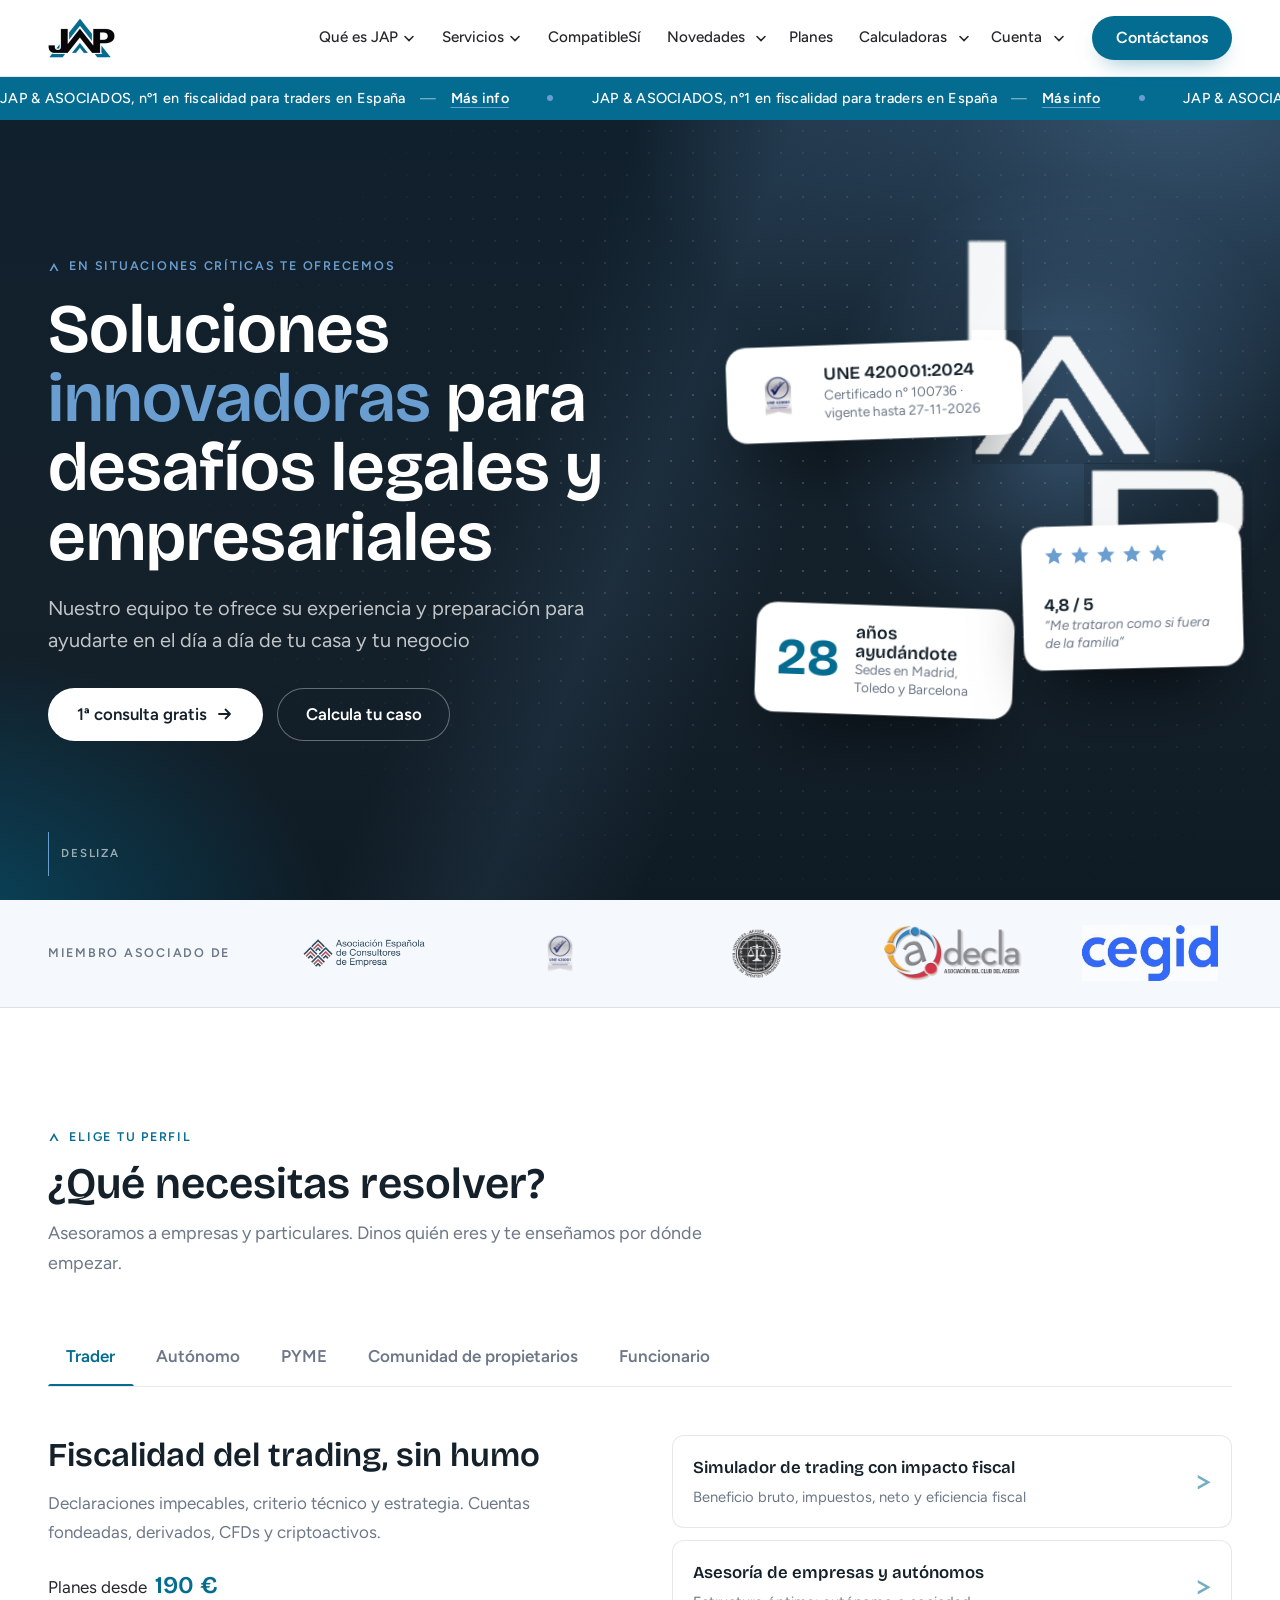
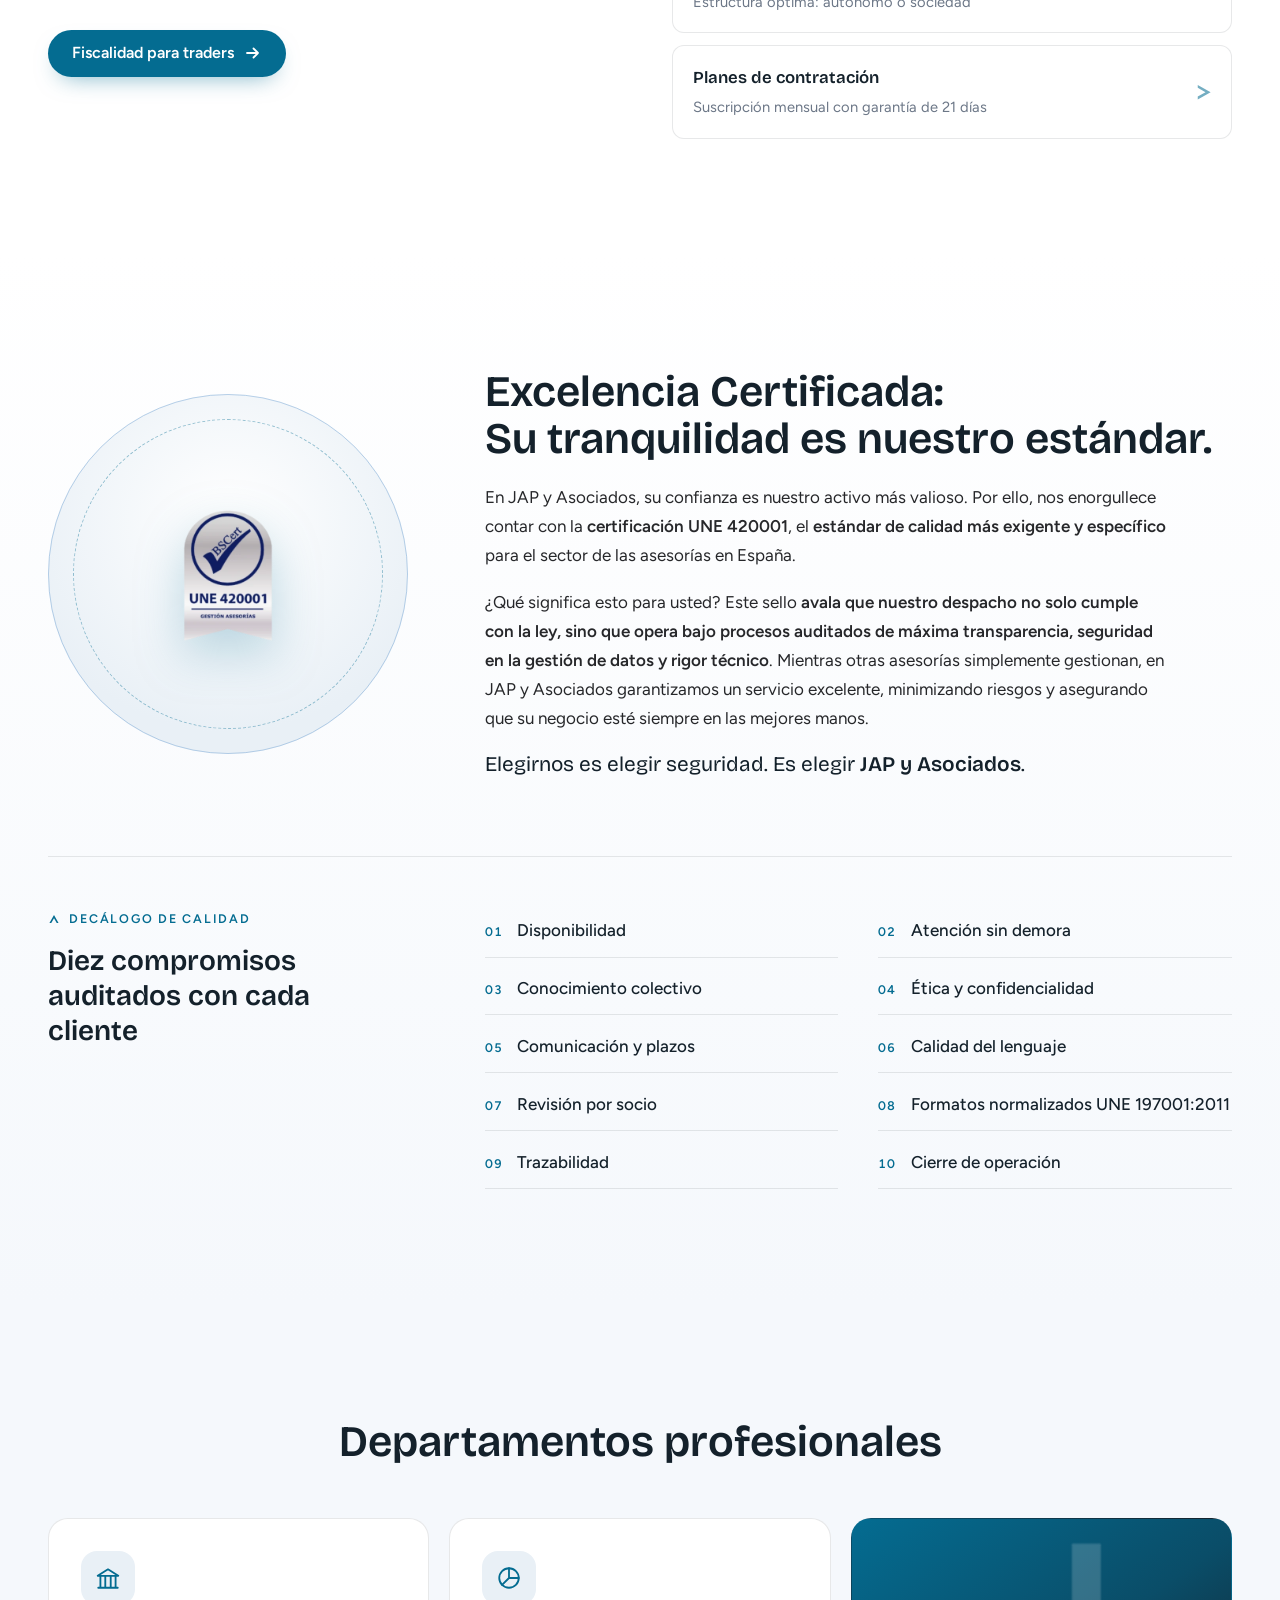
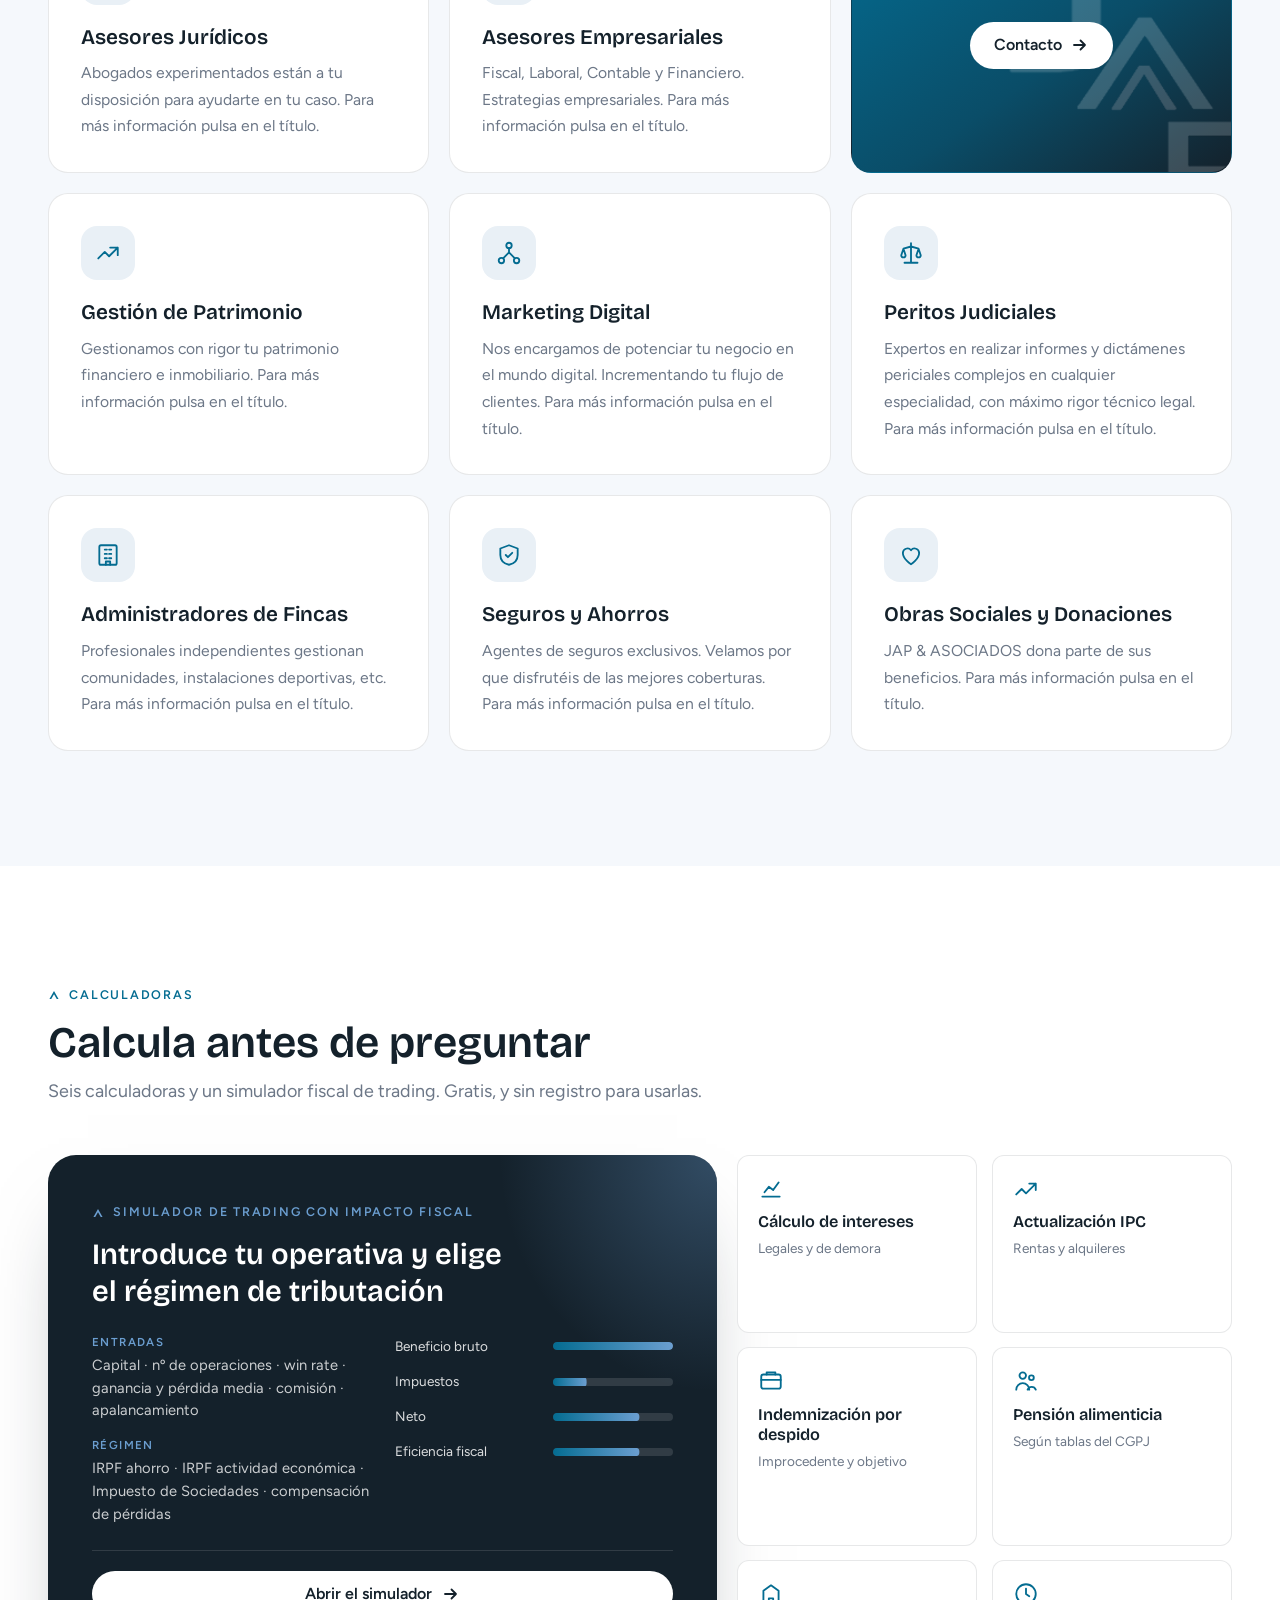
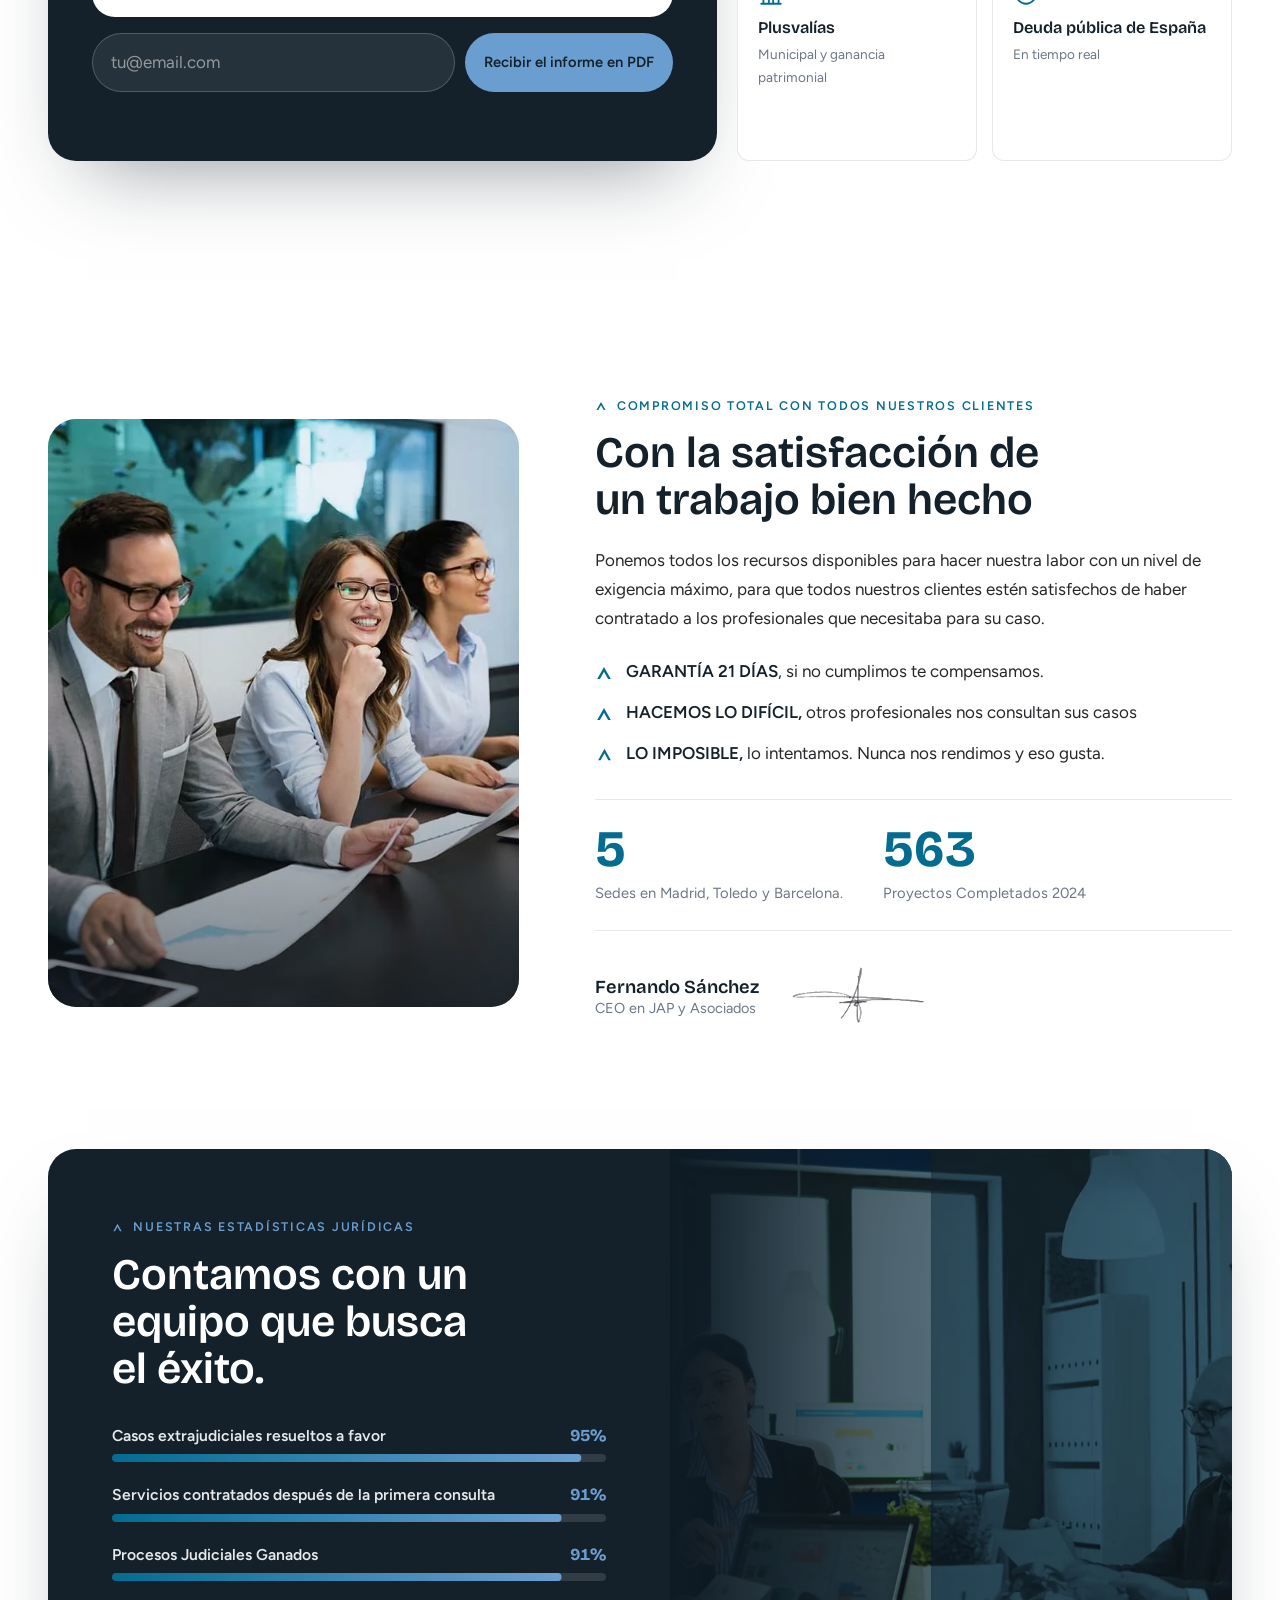
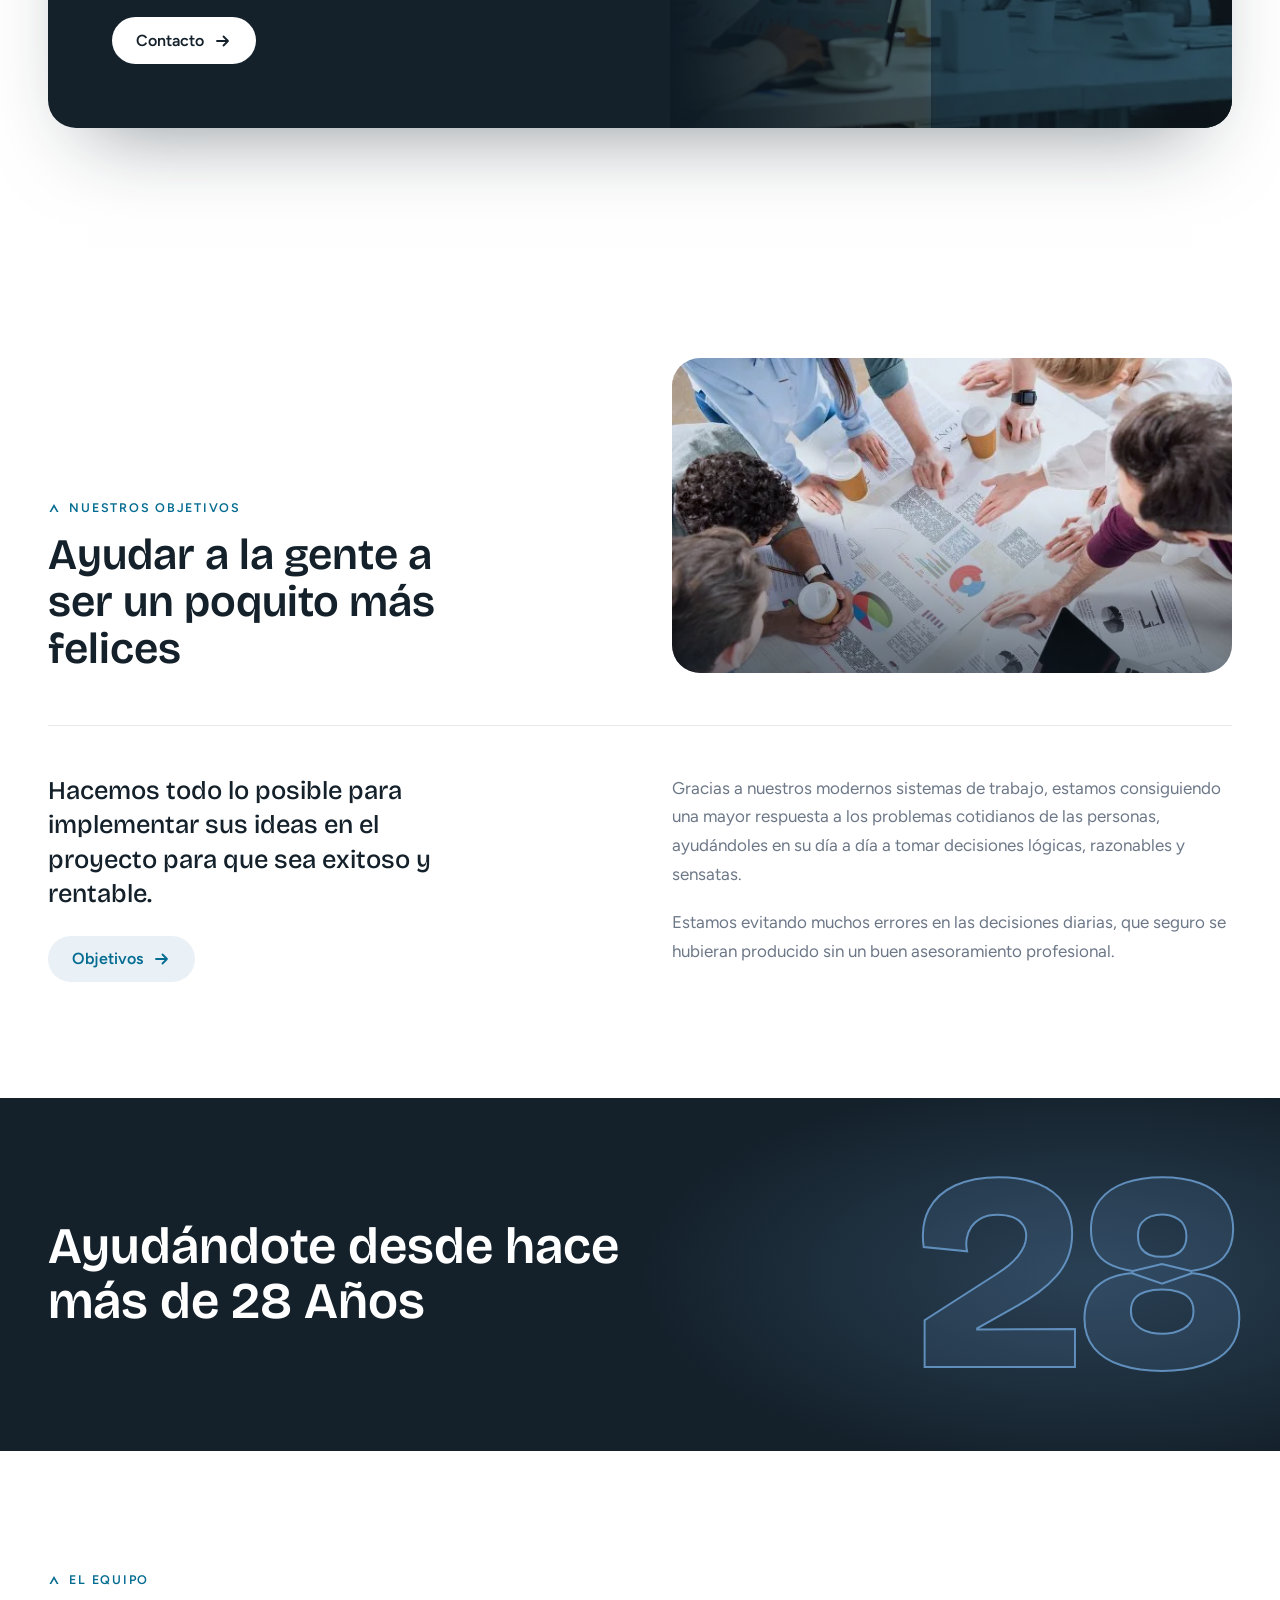
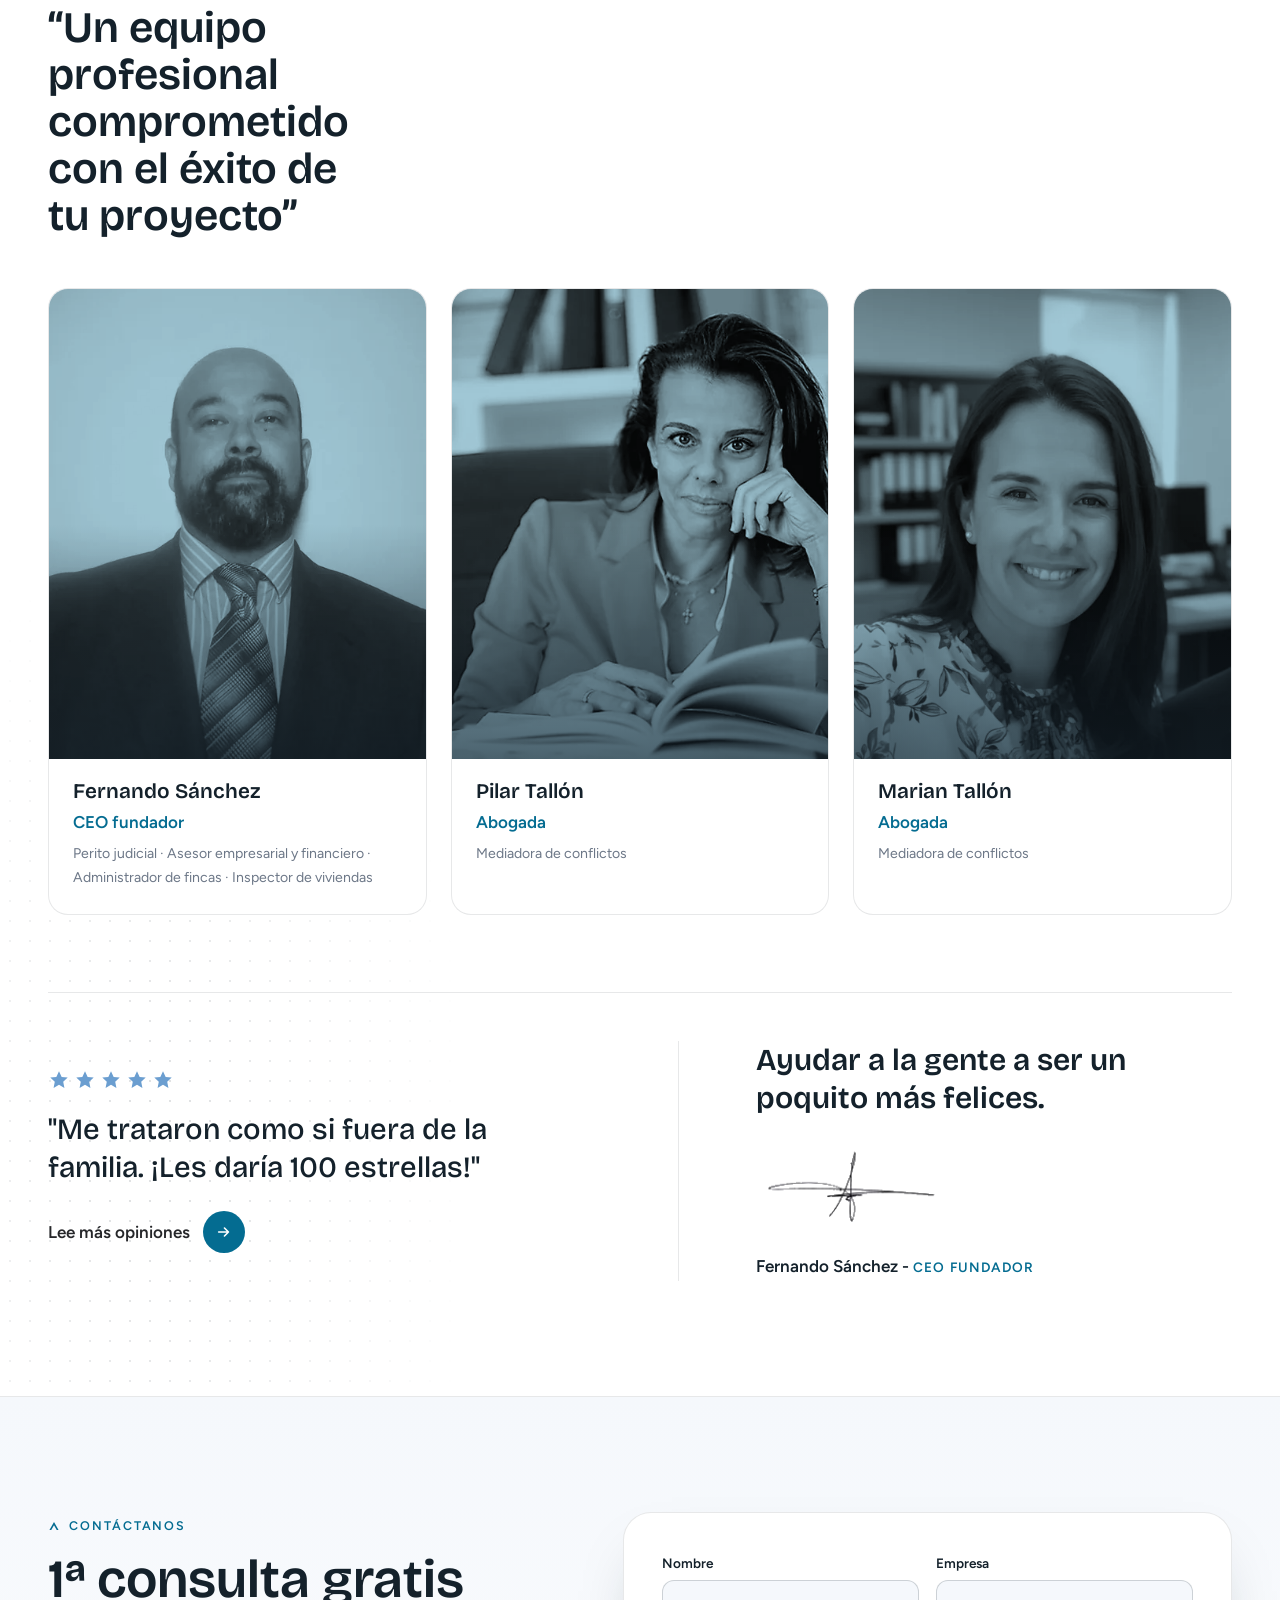
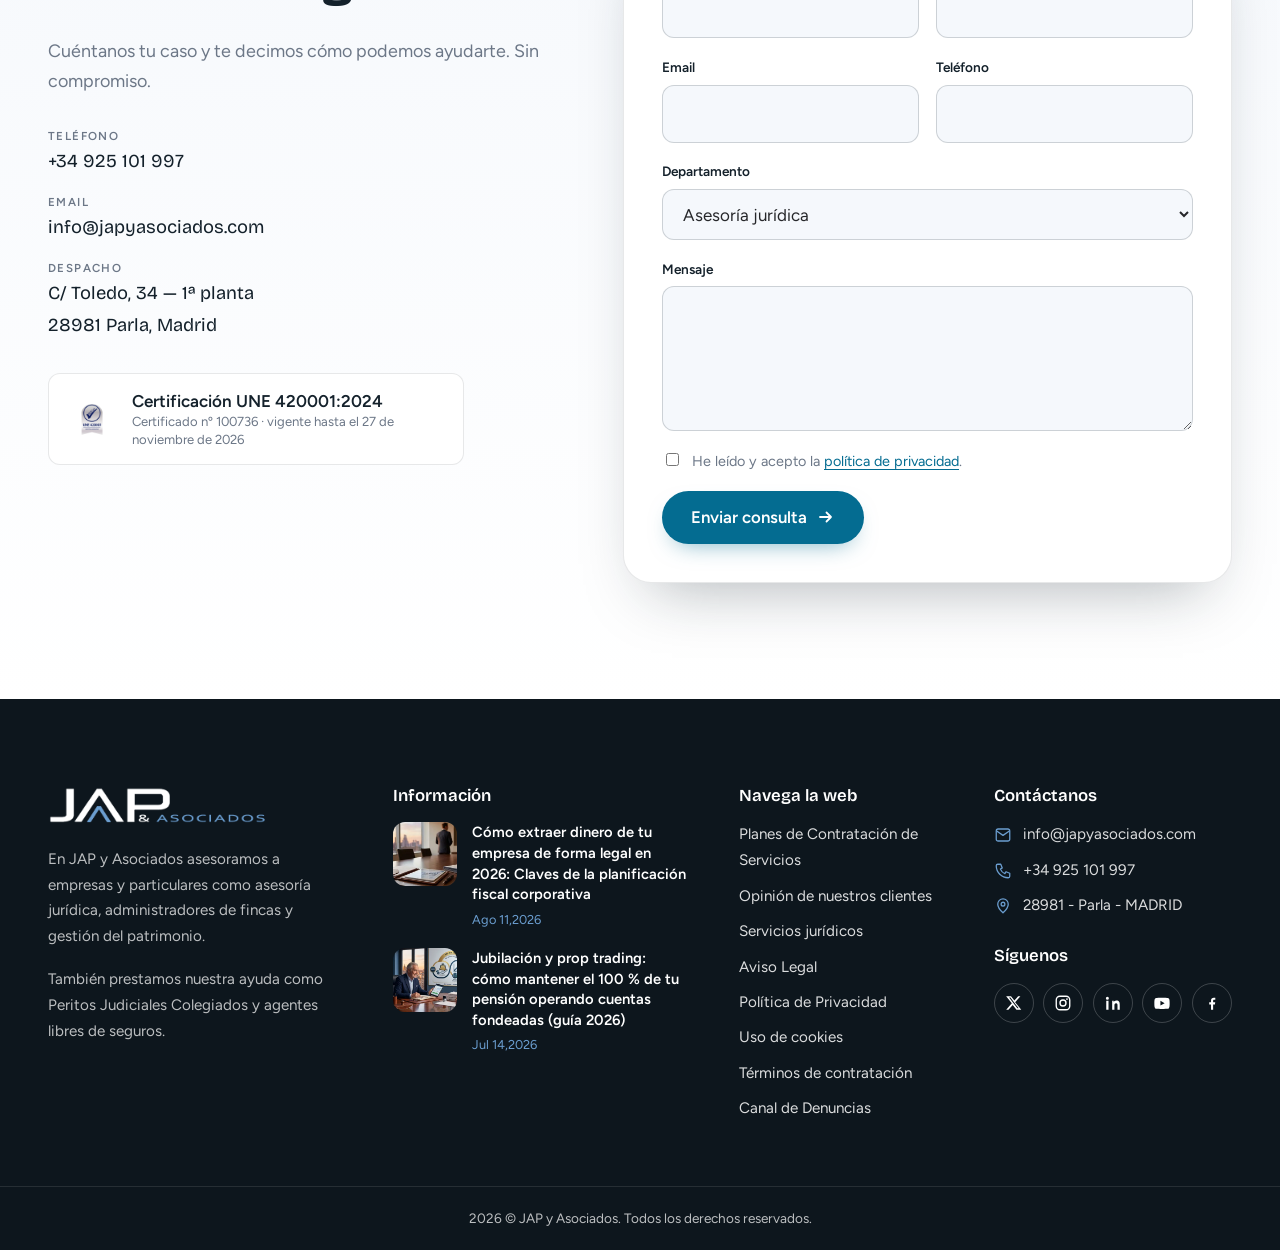
<file: index.html>
<!DOCTYPE html>
<html lang="es">
<head>
<meta charset="UTF-8">
<script>
  /* Caducidad: la propuesta se ve 10 días desde su envío (7-sep-2026; el día de envío cuenta), hasta el 16-sep-2026
     a las 23:59 de Madrid. Desde entonces, caducada.html. En local no caduca; ?caducada lo simula. */
  (function () {
    var fin = Date.UTC(2026, 8, 16, 22, 0);   // 17-sep-2026 00:00 en Madrid
    if (/[?&]caducada\b/.test(location.search) || (/github\.io$/.test(location.hostname) && Date.now() >= fin)) {
      document.documentElement.style.display = 'none';
      location.replace('caducada.html');
    }
  })();
</script>
<script>document.documentElement.classList.add('js')</script>
<meta name="viewport" content="width=device-width, initial-scale=1">
<title>JAP y Asociados</title>
<meta name="description" content="Asesoría multidisciplinar, tanto jurídica como empresarialmente. Administradores de Fincas, Peritos Judiciales, Seguros Generales, Inversiones.">
<meta name="theme-color" content="#14212B">
<link rel="icon" href="assets/img/favicon.png" type="image/png">
<link rel="apple-touch-icon" href="assets/img/favicon.png">
<link rel="preload" href="assets/fonts/bricolage-grotesque.woff2" as="font" type="font/woff2" crossorigin>
<link rel="preload" href="assets/fonts/figtree.woff2" as="font" type="font/woff2" crossorigin>
<link rel="stylesheet" href="assets/css/styles.css">
</head>
<body>
<a class="salta" href="#principal">Saltar al contenido</a>

<header class="cab" id="cabecera">
  <div class="env cab__fila">
    <a class="cab__logo" href="https://japyasociados.com/" aria-label="JAP y Asociados, inicio">
      <img src="assets/img/logo-jap.webp" width="67" height="40" alt="JAP y Asociados - Asesoría multidisciplinar">
    </a>

    <nav class="nav" id="nav" aria-label="Principal">
      <ul class="nav__lista">
        <li class="nav__item nav__item--sub">
          <button class="nav__link" type="button" aria-expanded="false" aria-controls="sub-jap">Qué es JAP<svg class="nav__chev" width="12" height="12" viewBox="0 0 12 12" aria-hidden="true"><path d="M2 4.5 6 8.5l4-4" fill="none" stroke="currentColor" stroke-width="1.6" stroke-linecap="round"/></svg></button>
          <ul class="sub" id="sub-jap">
            <li><a href="https://japyasociados.com/jap-y-asociados/">JAP y Asociados</a></li>
            <li><a href="#equipo">El equipo</a></li>
            <li><a href="https://japyasociados.com/clientes/">Los clientes</a></li>
            <li><a href="https://japyasociados.com/obtenemos-la-certificacion-une-4200012024/">Certificación UNE 420001:2024</a></li>
            <li><a href="#decalogo">Decálogo de calidad</a></li>
            <li><a href="https://japyasociados.com/canal-denuncias/">Canal de Denuncias</a></li>
          </ul>
        </li>
        <li class="nav__item nav__item--sub">
          <button class="nav__link" type="button" aria-expanded="false" aria-controls="sub-servicios">Servicios<svg class="nav__chev" width="12" height="12" viewBox="0 0 12 12" aria-hidden="true"><path d="M2 4.5 6 8.5l4-4" fill="none" stroke="currentColor" stroke-width="1.6" stroke-linecap="round"/></svg></button>
          <ul class="sub sub--ancho" id="sub-servicios">
            <li><a href="https://japyasociados.com/all-services/fiscalidad-para-traders/">Fiscalidad para traders</a></li>
            <li><a href="https://japyasociados.com/all-services/asesoria-juridica/">Asesoría Jurídica</a></li>
            <li><a href="https://japyasociados.com/all-services/tarifas-servicios-juridicos/">Tarifas de servicios Jurídicos</a></li>
            <li><a href="#herramientas">Calculadoras</a></li>
            <li><a href="https://japyasociados.com/?page_id=4551">Modelos Documentos GRATUITOS</a></li>
            <li><a href="https://japyasociados.com/diccionario-juridico/">DICCIONARIO JURÍDICO</a></li>
            <li><a href="https://japyasociados.com/all-services/administracion-de-fincas/">Administración de Fincas</a></li>
            <li><a href="https://japyasociados.com/all-services/gestion-de-patrimonio/">Gestión de Patrimonio</a></li>
            <li><a href="https://japyasociados.com/all-services/peritos-judiciales/">Peritos Judiciales</a></li>
            <li><a href="https://japyasociados.com/all-services/seguros-generales/">Seguros Generales</a></li>
            <li><a href="https://japyasociados.com/all-services/asesoria-de-empresas/">Asesoría de empresas y autónomos</a></li>
            <li><a href="https://japyasociados.com/detectives-privados-madrid-toledo/">Detectives Privados</a></li>
          </ul>
        </li>
        <li class="nav__item"><a class="nav__link" href="https://japyasociados.com/compatiblesi/que-es-y-como-usar-compatiblesi/">CompatibleSí</a></li>
        <li class="nav__item nav__item--sub">
          <a class="nav__link" href="https://japyasociados.com/novedades/">Novedades</a><button class="nav__toggle" type="button" aria-expanded="false" aria-controls="sub-novedades" aria-label="Abrir submenú de Novedades"><svg class="nav__chev" width="12" height="12" viewBox="0 0 12 12" aria-hidden="true"><path d="M2 4.5 6 8.5l4-4" fill="none" stroke="currentColor" stroke-width="1.6" stroke-linecap="round"/></svg></button>
          <ul class="sub" id="sub-novedades">
            <li><a href="https://japyasociados.com/calidad-y-compromiso/">Calidad y compromiso</a></li>
            <li><a href="https://japyasociados.com/administracion-fincas/">Administración de Fincas</a></li>
            <li><a href="https://japyasociados.com/negocios/">Negocios</a></li>
            <li><a href="https://japyasociados.com/consultoria/">Consultoría</a></li>
            <li><a href="https://japyasociados.com/juridicas/">Jurídicas</a></li>
            <li><a href="https://japyasociados.com/seguros/">Seguros</a></li>
            <li><a href="https://japyasociados.com/finanzas-economia/">Finanzas</a></li>
            <li><a href="https://japyasociados.com/preguntas-respuestas/">Preguntas y respuestas</a></li>
            <li><a href="https://japyasociados.com/familias-numerosas/">ATFAN y JAP &amp; ASOCIADOS firman un acuerdo de colaboración</a></li>
          </ul>
        </li>
        <li class="nav__item"><a class="nav__link" href="https://japyasociados.com/planes-de-contratacion-servicios/">Planes</a></li>
        <li class="nav__item nav__item--sub">
          <a class="nav__link" href="#herramientas">Calculadoras</a><button class="nav__toggle" type="button" aria-expanded="false" aria-controls="sub-calculadoras" aria-label="Abrir submenú de Calculadoras"><svg class="nav__chev" width="12" height="12" viewBox="0 0 12 12" aria-hidden="true"><path d="M2 4.5 6 8.5l4-4" fill="none" stroke="currentColor" stroke-width="1.6" stroke-linecap="round"/></svg></button>
          <ul class="sub" id="sub-calculadoras">
            <li><a href="https://japyasociados.com/simulador-de-trading-con-impacto-fiscal/">Simulador de Trading con Impacto Fiscal</a></li>
            <li><a href="https://japyasociados.com/calculadoras/calculo-de-intereses/">Cálculo de Intereses</a></li>
            <li><a href="https://japyasociados.com/calculadoras/calculadora-plusvalias/">Cálculo de Plusvalías</a></li>
            <li><a href="https://japyasociados.com/calculadoras/calculo-pension-alimenticia/">Cálculo Pensión Alimenticia</a></li>
            <li><a href="https://japyasociados.com/calculadoras/deuda-publica-de-espana/">Deuda Pública de España</a></li>
          </ul>
        </li>
        <li class="nav__item nav__item--sub">
          <a class="nav__link" href="https://japyasociados.com/mi-cuenta/">Cuenta</a><button class="nav__toggle" type="button" aria-expanded="false" aria-controls="sub-cuenta" aria-label="Abrir submenú de Cuenta"><svg class="nav__chev" width="12" height="12" viewBox="0 0 12 12" aria-hidden="true"><path d="M2 4.5 6 8.5l4-4" fill="none" stroke="currentColor" stroke-width="1.6" stroke-linecap="round"/></svg></button>
          <ul class="sub" id="sub-cuenta">
            <li><a href="https://japyasociados.com/mi-cuenta/descargas/">Descargas</a></li>
          </ul>
        </li>
        <li class="nav__item nav__item--movil"><a class="btn btn--primario" href="#contacto">Contáctanos</a></li>
      </ul>
    </nav>

    <a class="btn btn--primario cab__cta" href="#contacto">Contáctanos</a>
    <button class="cab__burger" type="button" aria-expanded="false" aria-controls="nav" aria-label="Abrir menú">
      <span></span><span></span><span></span>
    </button>
  </div>
</header>

<div class="ticker" role="region" aria-label="Aviso destacado">
  <div class="ticker__pista">
    <p class="ticker__item">JAP &amp; ASOCIADOS, nº1 en fiscalidad para traders en España<span class="ticker__sep" aria-hidden="true">—</span><a href="https://japyasociados.com/jap-asociados-no1-en-fiscalidad-para-traders-en-espana/">Más info</a></p>
    <p class="ticker__item" aria-hidden="true">JAP &amp; ASOCIADOS, nº1 en fiscalidad para traders en España<span class="ticker__sep">—</span><a href="https://japyasociados.com/jap-asociados-no1-en-fiscalidad-para-traders-en-espana/" tabindex="-1">Más info</a></p>
    <p class="ticker__item" aria-hidden="true">JAP &amp; ASOCIADOS, nº1 en fiscalidad para traders en España<span class="ticker__sep">—</span><a href="https://japyasociados.com/jap-asociados-no1-en-fiscalidad-para-traders-en-espana/" tabindex="-1">Más info</a></p>
    <p class="ticker__item" aria-hidden="true">JAP &amp; ASOCIADOS, nº1 en fiscalidad para traders en España<span class="ticker__sep">—</span><a href="https://japyasociados.com/jap-asociados-no1-en-fiscalidad-para-traders-en-espana/" tabindex="-1">Más info</a></p>
  </div>
</div>

<main id="principal">

<!-- ================= HERO ================= -->
<section class="hero" id="inicio" aria-labelledby="t-hero">
  <div class="env hero__rejilla">
    <div class="hero__texto">
      <p class="eyebrow eyebrow--claro hero__eyebrow">En situaciones críticas te ofrecemos</p>
      <h1 class="hero__titulo" id="t-hero">
        <span class="w" style="--i:0"><span>Soluciones</span></span>
        <span class="w" style="--i:1"><span class="hero__resalte">innovadoras</span></span>
        <span class="w" style="--i:2"><span>para</span></span>
        <span class="w" style="--i:3"><span>desafíos</span></span>
        <span class="w" style="--i:4"><span>legales</span></span>
        <span class="w" style="--i:5"><span>y</span></span>
        <span class="w" style="--i:6"><span>empresariales</span></span>
      </h1>
      <p class="hero__sub">Nuestro equipo te ofrece su experiencia y preparación para ayudarte en el día a día de tu casa y tu negocio</p>
      <div class="hero__acciones">
        <a class="btn btn--claro btn--grande" href="#contacto">1ª consulta gratis<svg class="btn__flecha" width="18" height="18" viewBox="0 0 18 18" aria-hidden="true"><path d="M3 9h11M9.5 4.5 14 9l-4.5 4.5" fill="none" stroke="currentColor" stroke-width="1.8" stroke-linecap="round" stroke-linejoin="round"/></svg></a>
        <a class="btn btn--fantasma btn--grande" href="#herramientas">Calcula tu caso</a>
      </div>
    </div>

    <div class="hero__visual">
      <div class="mono" aria-hidden="true">
        <img class="mono__pieza mono__pieza--j" src="assets/img/monograma.webp" width="512" height="512" alt="" decoding="async">
        <img class="mono__pieza mono__pieza--a" src="assets/img/monograma.webp" width="512" height="512" alt="" decoding="async">
        <img class="mono__pieza mono__pieza--p" src="assets/img/monograma.webp" width="512" height="512" alt="" decoding="async">
      </div>

      <div class="tarjeta-hero tarjeta-hero--une">
        <div class="tarjeta-hero__flota">
          <img src="assets/img/une-insignia.webp" width="512" height="512" alt="Insignia UNE 420001" decoding="async">
          <div class="tarjeta-hero__txt"><strong>UNE 420001:2024</strong><span>Certificado nº 100736 · vigente hasta 27-11-2026</span></div>
        </div>
      </div>
      <div class="tarjeta-hero tarjeta-hero--anos">
        <div class="tarjeta-hero__flota">
          <span class="tarjeta-hero__num">28</span>
          <div class="tarjeta-hero__txt"><strong>años ayudándote</strong><span>Sedes en Madrid, Toledo y Barcelona</span></div>
        </div>
      </div>
      <div class="tarjeta-hero tarjeta-hero--nota">
        <div class="tarjeta-hero__flota">
          <div class="estrellas estrellas--mini" role="img" aria-label="Valorado con 4,8 de 5">
            <svg viewBox="0 0 24 24" aria-hidden="true"><path d="M12 2.5l2.9 6.1 6.6.8-4.9 4.6 1.3 6.6L12 17.3l-5.9 3.3 1.3-6.6L2.5 9.4l6.6-.8z"/></svg>
            <svg viewBox="0 0 24 24" aria-hidden="true"><path d="M12 2.5l2.9 6.1 6.6.8-4.9 4.6 1.3 6.6L12 17.3l-5.9 3.3 1.3-6.6L2.5 9.4l6.6-.8z"/></svg>
            <svg viewBox="0 0 24 24" aria-hidden="true"><path d="M12 2.5l2.9 6.1 6.6.8-4.9 4.6 1.3 6.6L12 17.3l-5.9 3.3 1.3-6.6L2.5 9.4l6.6-.8z"/></svg>
            <svg viewBox="0 0 24 24" aria-hidden="true"><path d="M12 2.5l2.9 6.1 6.6.8-4.9 4.6 1.3 6.6L12 17.3l-5.9 3.3 1.3-6.6L2.5 9.4l6.6-.8z"/></svg>
            <svg viewBox="0 0 24 24" aria-hidden="true"><path d="M12 2.5l2.9 6.1 6.6.8-4.9 4.6 1.3 6.6L12 17.3l-5.9 3.3 1.3-6.6L2.5 9.4l6.6-.8z"/></svg>
          </div>
          <div class="tarjeta-hero__txt"><strong>4,8 / 5</strong><span>“Me trataron como si fuera de la familia”</span></div>
        </div>
      </div>
    </div>
  </div>
  <a class="hero__scroll" href="#perfiles"><span class="hero__scroll-linea" aria-hidden="true"></span>Desliza</a>
</section>

<!-- ================= MIEMBRO ASOCIADO DE ================= -->
<section class="confianza" aria-labelledby="t-asoc">
  <div class="env confianza__fila">
    <h2 class="confianza__titulo" id="t-asoc">Miembro asociado de</h2>
    <ul class="logos" data-anim="sube">
      <li><a href="https://japyasociados.com/all-services/asesoria-de-empresas/"><img src="assets/img/aecem.webp" width="1000" height="400" alt="AECEM - Asociación Española de Consultores de Empresa" loading="lazy" decoding="async"></a></li>
      <li><a href="https://japyasociados.com/obtenemos-la-certificacion-une-4200012024/"><img src="assets/img/une-insignia.webp" width="512" height="512" alt="Insignia UNE 420001" loading="lazy" decoding="async"></a></li>
      <li><a href="https://japyasociados.com/all-services/peritos-judiciales/"><img src="assets/img/apjude.webp" width="491" height="509" alt="APJUDE - Asociación Profesional Colegial de Peritos Judiciales" loading="lazy" decoding="async"></a></li>
      <li><img src="assets/img/adecla.webp" width="320" height="130" alt="Adecla - Asociación del Club del Asesor" loading="lazy" decoding="async"></li>
      <li><img src="assets/img/cegid.webp" width="437" height="180" alt="Cegid" loading="lazy" decoding="async"></li>
    </ul>
  </div>
</section>

<!-- ================= PERFILES ================= -->
<section class="seccion perfiles" id="perfiles" aria-labelledby="t-perf">
  <div class="env">
    <div class="cabecera" data-anim="sube">
      <p class="eyebrow">Elige tu perfil</p>
      <h2 id="t-perf">¿Qué necesitas resolver?</h2>
      <p class="lead">Asesoramos a empresas y particulares. Dinos quién eres y te enseñamos por dónde empezar.</p>
    </div>

    <div class="tabs" role="tablist" aria-label="Perfiles" data-anim="sube" style="--i:1">
      <button class="tab" role="tab" id="tab-trader" aria-selected="true" aria-controls="panel-trader">Trader</button>
      <button class="tab" role="tab" id="tab-autonomo" aria-selected="false" aria-controls="panel-autonomo" tabindex="-1">Autónomo</button>
      <button class="tab" role="tab" id="tab-pyme" aria-selected="false" aria-controls="panel-pyme" tabindex="-1">PYME</button>
      <button class="tab" role="tab" id="tab-comunidad" aria-selected="false" aria-controls="panel-comunidad" tabindex="-1">Comunidad de propietarios</button>
      <button class="tab" role="tab" id="tab-funcionario" aria-selected="false" aria-controls="panel-funcionario" tabindex="-1">Funcionario</button>
      <span class="tabs__indicador" aria-hidden="true"></span>
    </div>

    <div class="paneles" data-anim="sube" style="--i:2">
      <div class="panel activo" role="tabpanel" id="panel-trader" aria-labelledby="tab-trader">
        <div class="panel__texto">
          <h3>Fiscalidad del trading, sin humo</h3>
          <p>Declaraciones impecables, criterio técnico y estrategia. Cuentas fondeadas, derivados, CFDs y criptoactivos.</p>
          <p class="panel__precio">Planes desde <strong>190 €</strong></p>
          <a class="btn btn--primario" href="https://japyasociados.com/all-services/fiscalidad-para-traders/">Fiscalidad para traders<svg class="btn__flecha" width="18" height="18" viewBox="0 0 18 18" aria-hidden="true"><path d="M3 9h11M9.5 4.5 14 9l-4.5 4.5" fill="none" stroke="currentColor" stroke-width="1.8" stroke-linecap="round" stroke-linejoin="round"/></svg></a>
        </div>
        <ul class="panel__lista">
          <li><a href="https://japyasociados.com/simulador-de-trading-con-impacto-fiscal/"><strong>Simulador de trading con impacto fiscal</strong><span>Beneficio bruto, impuestos, neto y eficiencia fiscal</span></a></li>
          <li><a href="https://japyasociados.com/all-services/asesoria-de-empresas/"><strong>Asesoría de empresas y autónomos</strong><span>Estructura óptima: autónomo o sociedad</span></a></li>
          <li><a href="https://japyasociados.com/planes-de-contratacion-servicios/"><strong>Planes de contratación</strong><span>Suscripción mensual con garantía de 21 días</span></a></li>
        </ul>
      </div>

      <div class="panel" role="tabpanel" id="panel-autonomo" aria-labelledby="tab-autonomo" hidden>
        <div class="panel__texto">
          <h3>Fiscal, laboral, contable y financiero</h3>
          <p>Estrategias empresariales para el día a día de tu negocio. Todos nuestros departamentos están para ayudarte.</p>
          <p class="panel__precio">Planes desde <strong>30 €/mes</strong></p>
          <a class="btn btn--primario" href="https://japyasociados.com/all-services/asesoria-de-empresas/">Asesoría de empresas y autónomos<svg class="btn__flecha" width="18" height="18" viewBox="0 0 18 18" aria-hidden="true"><path d="M3 9h11M9.5 4.5 14 9l-4.5 4.5" fill="none" stroke="currentColor" stroke-width="1.8" stroke-linecap="round" stroke-linejoin="round"/></svg></a>
        </div>
        <ul class="panel__lista">
          <li><a href="#herramientas"><strong>Calculadoras</strong><span>Intereses, IPC, despido, plusvalías</span></a></li>
          <li><a href="https://japyasociados.com/all-services/asesoria-juridica/"><strong>Asesoría jurídica</strong><span>Civil, laboral, fiscal y mercantil</span></a></li>
          <li><a href="https://japyasociados.com/planes-de-contratacion-servicios/"><strong>Planes de contratación</strong><span>Elige el plan que encaja con tu actividad</span></a></li>
        </ul>
      </div>

      <div class="panel" role="tabpanel" id="panel-pyme" aria-labelledby="tab-pyme" hidden>
        <div class="panel__texto">
          <h3>Asesores empresariales</h3>
          <p>Fiscal, laboral, contable y financiero, con asesoría jurídica mercantil, seguros y gestión de patrimonio para tu empresa.</p>
          <p class="panel__precio">Planes desde <strong>30 €/mes</strong></p>
          <a class="btn btn--primario" href="https://japyasociados.com/all-services/asesoria-de-empresas/">Asesoría de empresas<svg class="btn__flecha" width="18" height="18" viewBox="0 0 18 18" aria-hidden="true"><path d="M3 9h11M9.5 4.5 14 9l-4.5 4.5" fill="none" stroke="currentColor" stroke-width="1.8" stroke-linecap="round" stroke-linejoin="round"/></svg></a>
        </div>
        <ul class="panel__lista">
          <li><a href="https://japyasociados.com/all-services/asesoria-juridica/"><strong>Asesoría jurídica</strong><span>Abogados experimentados a tu disposición</span></a></li>
          <li><a href="https://japyasociados.com/all-services/seguros-generales/"><strong>Seguros generales</strong><span>Agentes de seguros exclusivos</span></a></li>
          <li><a href="https://japyasociados.com/all-services/gestion-de-patrimonio/"><strong>Gestión de patrimonio</strong><span>Patrimonio financiero e inmobiliario</span></a></li>
        </ul>
      </div>

      <div class="panel" role="tabpanel" id="panel-comunidad" aria-labelledby="tab-comunidad" hidden>
        <div class="panel__texto">
          <h3>Administradores de fincas</h3>
          <p>Profesionales independientes gestionan comunidades, instalaciones deportivas, etc. Gestión eficaz y tecnológicamente avanzada.</p>
          <p class="panel__precio">Desde <strong>50 €/mes</strong></p>
          <a class="btn btn--primario" href="https://japyasociados.com/all-services/administracion-de-fincas/">Administración de fincas<svg class="btn__flecha" width="18" height="18" viewBox="0 0 18 18" aria-hidden="true"><path d="M3 9h11M9.5 4.5 14 9l-4.5 4.5" fill="none" stroke="currentColor" stroke-width="1.8" stroke-linecap="round" stroke-linejoin="round"/></svg></a>
        </div>
        <ul class="panel__lista">
          <li><a href="https://japyasociados.com/all-services/peritos-judiciales/"><strong>Peritos judiciales</strong><span>Informes y dictámenes periciales</span></a></li>
          <li><a href="https://japyasociados.com/all-services/seguros-generales/"><strong>Seguros generales</strong><span>Las mejores coberturas para la comunidad</span></a></li>
          <li><a href="https://japyasociados.com/all-services/asesoria-juridica/"><strong>Asesoría jurídica</strong><span>Reclamaciones y conflictos vecinales</span></a></li>
        </ul>
      </div>

      <div class="panel" role="tabpanel" id="panel-funcionario" aria-labelledby="tab-funcionario" hidden>
        <div class="panel__texto">
          <h3>CompatibleSí</h3>
          <p>La guía definitiva de incompatibilidades: herramienta con IA para funcionarios bajo la Ley 53/1984. Diagnóstico gratuito.</p>
          <p class="panel__precio">Informe desde <strong>49 €</strong></p>
          <a class="btn btn--primario" href="https://japyasociados.com/compatiblesi/que-es-y-como-usar-compatiblesi/">Qué es y cómo usar CompatibleSí<svg class="btn__flecha" width="18" height="18" viewBox="0 0 18 18" aria-hidden="true"><path d="M3 9h11M9.5 4.5 14 9l-4.5 4.5" fill="none" stroke="currentColor" stroke-width="1.8" stroke-linecap="round" stroke-linejoin="round"/></svg></a>
        </div>
        <ul class="panel__lista">
          <li><a href="https://japyasociados.com/all-services/asesoria-juridica/"><strong>Asesoría jurídica</strong><span>Contencioso-administrativo</span></a></li>
          <li><a href="https://japyasociados.com/preguntas-respuestas/"><strong>Preguntas y respuestas</strong><span>Dudas frecuentes resueltas por el equipo</span></a></li>
          <li><a href="https://japyasociados.com/all-services/gestion-de-patrimonio/"><strong>Gestión de patrimonio</strong><span>Planifica tu patrimonio con rigor</span></a></li>
        </ul>
      </div>
    </div>
  </div>
</section>

<!-- ================= EXCELENCIA CERTIFICADA + DECÁLOGO ================= -->
<section class="seccion excelencia" aria-labelledby="t-exc">
  <div class="env excelencia__rejilla">
    <div class="sello" data-anim="escala">
      <span class="sello__anillo sello__anillo--fino" aria-hidden="true"></span>
      <span class="sello__anillo sello__anillo--gira" aria-hidden="true"></span>
      <img class="sello__img" src="assets/img/une-insignia.webp" width="512" height="512" alt="INSIGNIA UNE 420001-1" loading="lazy" decoding="async">
    </div>
    <div class="excelencia__texto">
      <h2 id="t-exc" data-anim="sube">Excelencia Certificada:<br>Su tranquilidad es nuestro estándar.</h2>
      <p data-anim="sube" style="--i:1">En JAP y Asociados, su confianza es nuestro activo más valioso. Por ello, nos enorgullece contar con la <strong>certificación UNE 420001</strong>, el <strong>estándar de calidad más exigente y específico</strong> para el sector de las asesorías en España.</p>
      <p data-anim="sube" style="--i:2">¿Qué significa esto para usted? Este sello <strong>avala que nuestro despacho no solo cumple con la ley, sino que opera bajo procesos auditados de máxima transparencia, seguridad en la gestión de datos y rigor técnico</strong>. Mientras otras asesorías simplemente gestionan, en JAP y Asociados garantizamos un servicio excelente, minimizando riesgos y asegurando que su negocio esté siempre en las mejores manos.</p>
      <p class="excelencia__cierre" data-anim="sube" style="--i:3">Elegirnos es elegir seguridad. Es elegir <strong>JAP y Asociados</strong>.</p>
    </div>
  </div>

  <div class="env decalogo" id="decalogo">
    <div class="decalogo__cab" data-anim="sube">
      <p class="eyebrow">Decálogo de calidad</p>
      <h3>Diez compromisos auditados con cada cliente</h3>
    </div>
    <ol class="decalogo__lista" data-anim="sube" style="--i:1">
      <li><span>01</span>Disponibilidad</li>
      <li><span>02</span>Atención sin demora</li>
      <li><span>03</span>Conocimiento colectivo</li>
      <li><span>04</span>Ética y confidencialidad</li>
      <li><span>05</span>Comunicación y plazos</li>
      <li><span>06</span>Calidad del lenguaje</li>
      <li><span>07</span>Revisión por socio</li>
      <li><span>08</span>Formatos normalizados UNE 197001:2011</li>
      <li><span>09</span>Trazabilidad</li>
      <li><span>10</span>Cierre de operación</li>
    </ol>
  </div>
</section>

<!-- ================= DEPARTAMENTOS PROFESIONALES ================= -->
<section class="seccion deptos" id="departamentos" aria-labelledby="t-dep">
  <div class="env">
    <h2 class="titulo-centrado" id="t-dep" data-anim="sube">Departamentos profesionales</h2>

    <div class="deptos__rejilla">
      <article class="depto" data-anim="sube" style="--i:0">
        <span class="depto__icono" aria-hidden="true"><svg viewBox="0 0 24 24"><path d="M3 21h18M5 21V10M9.5 21V10M14.5 21V10M19 21V10M2.5 10 12 4l9.5 6h-19z"/></svg></span>
        <h3 class="depto__titulo"><a href="https://japyasociados.com/all-services/asesoria-juridica/">Asesores Jurídicos</a></h3>
        <p>Abogados experimentados están a tu disposición para ayudarte en tu caso. Para más información pulsa en el título.</p>
      </article>

      <article class="depto" data-anim="sube" style="--i:1">
        <span class="depto__icono" aria-hidden="true"><svg viewBox="0 0 24 24"><circle cx="12" cy="12" r="9"/><path d="M12 3v9h9M12 12l-6.4 6.4"/></svg></span>
        <h3 class="depto__titulo"><a href="https://japyasociados.com/all-services/asesoria-de-empresas/">Asesores Empresariales</a></h3>
        <p>Fiscal, Laboral, Contable y Financiero. Estrategias empresariales. Para más información pulsa en el título.</p>
      </article>

      <div class="depto depto--cta" data-anim="sube" style="--i:2">
        <img class="depto--cta__marca" src="assets/img/monograma.webp" alt="" aria-hidden="true" loading="lazy" decoding="async">
        <a class="btn btn--claro" href="#contacto">Contacto<svg class="btn__flecha" width="18" height="18" viewBox="0 0 18 18" aria-hidden="true"><path d="M3 9h11M9.5 4.5 14 9l-4.5 4.5" fill="none" stroke="currentColor" stroke-width="1.8" stroke-linecap="round" stroke-linejoin="round"/></svg></a>
      </div>

      <article class="depto" data-anim="sube" style="--i:0">
        <span class="depto__icono" aria-hidden="true"><svg viewBox="0 0 24 24"><path d="M3 17l6-6 4 4 8-8M14 7h7v7"/></svg></span>
        <h3 class="depto__titulo"><a href="https://japyasociados.com/all-services/gestion-de-patrimonio/">Gestión de Patrimonio</a></h3>
        <p>Gestionamos con rigor tu patrimonio financiero e inmobiliario. Para más información pulsa en el título.</p>
      </article>

      <article class="depto" data-anim="sube" style="--i:1">
        <span class="depto__icono" aria-hidden="true"><svg viewBox="0 0 24 24"><circle cx="12" cy="5" r="2.5"/><circle cx="5" cy="19" r="2.5"/><circle cx="19" cy="19" r="2.5"/><path d="M12 7.5v4M12 11.5l-5.2 5.2M12 11.5l5.2 5.2"/></svg></span>
        <h3 class="depto__titulo"><span>Marketing Digital</span></h3>
        <p>Nos encargamos de potenciar tu negocio en el mundo digital. Incrementando tu flujo de clientes. Para más información pulsa en el título.</p>
      </article>

      <article class="depto" data-anim="sube" style="--i:2">
        <span class="depto__icono" aria-hidden="true"><svg viewBox="0 0 24 24"><path d="M12 3v18M6 21h12M12 6 5 8M12 6l7 2M3 14l2-6 2 6a2 2 0 0 1-4 0zM17 14l2-6 2 6a2 2 0 0 1-4 0z"/></svg></span>
        <h3 class="depto__titulo"><a href="https://japyasociados.com/all-services/peritos-judiciales/">Peritos Judiciales</a></h3>
        <p>Expertos en realizar informes y dictámenes periciales complejos en cualquier especialidad, con máximo rigor técnico legal. Para más información pulsa en el título.</p>
      </article>

      <article class="depto" data-anim="sube" style="--i:0">
        <span class="depto__icono" aria-hidden="true"><svg viewBox="0 0 24 24"><rect x="4" y="3" width="16" height="18" rx="1.5"/><path d="M9 7h2M13 7h2M9 11h2M13 11h2M9 15h2M13 15h2M10 21v-3h4v3"/></svg></span>
        <h3 class="depto__titulo"><a href="https://japyasociados.com/all-services/administracion-de-fincas/">Administradores de Fincas</a></h3>
        <p>Profesionales independientes gestionan comunidades, instalaciones deportivas, etc. Para más información pulsa en el título.</p>
      </article>

      <article class="depto" data-anim="sube" style="--i:1">
        <span class="depto__icono" aria-hidden="true"><svg viewBox="0 0 24 24"><path d="M12 3l8 3v6c0 5-3.5 8-8 9-4.5-1-8-4-8-9V6l8-3z"/><path d="M9 12l2 2 4-4"/></svg></span>
        <h3 class="depto__titulo"><a href="https://japyasociados.com/all-services/seguros/">Seguros y Ahorros</a></h3>
        <p>Agentes de seguros exclusivos. Velamos por que disfrutéis de las mejores coberturas. Para más información pulsa en el título.</p>
      </article>

      <article class="depto" data-anim="sube" style="--i:2">
        <span class="depto__icono" aria-hidden="true"><svg viewBox="0 0 24 24"><path d="M12 20.5s-7.5-4.6-7.5-10.3A4.2 4.2 0 0 1 12 7.6a4.2 4.2 0 0 1 7.5 2.6c0 5.7-7.5 10.3-7.5 10.3z"/></svg></span>
        <h3 class="depto__titulo"><a href="https://japyasociados.com/obras-sociales-y-donaciones/">Obras Sociales y Donaciones</a></h3>
        <p>JAP &amp; ASOCIADOS dona parte de sus beneficios. Para más información pulsa en el título.</p>
      </article>
    </div>
  </div>
</section>

<!-- ================= HERRAMIENTAS ================= -->
<section class="seccion herramientas" id="herramientas" aria-labelledby="t-herr">
  <div class="env">
    <div class="cabecera" data-anim="sube">
      <p class="eyebrow">Calculadoras</p>
      <h2 id="t-herr">Calcula antes de preguntar</h2>
      <p class="lead">Seis calculadoras y un simulador fiscal de trading. Gratis, y sin registro para usarlas.</p>
    </div>

    <div class="herr__rejilla">
      <article class="simulador" data-anim="sube">
        <div class="simulador__cab">
          <p class="eyebrow eyebrow--claro">Simulador de trading con impacto fiscal</p>
          <h3>Introduce tu operativa y elige el régimen de tributación</h3>
        </div>
        <div class="simulador__cuerpo">
          <dl class="simulador__datos">
            <div><dt>Entradas</dt><dd>Capital · nº de operaciones · win rate · ganancia y pérdida media · comisión · apalancamiento</dd></div>
            <div><dt>Régimen</dt><dd>IRPF ahorro · IRPF actividad económica · Impuesto de Sociedades · compensación de pérdidas</dd></div>
          </dl>
          <ul class="simulador__salidas" aria-label="Resultados que devuelve el simulador">
            <li style="--p:1"><span>Beneficio bruto</span><i></i></li>
            <li style="--p:.28"><span>Impuestos</span><i></i></li>
            <li style="--p:.72"><span>Neto</span><i></i></li>
            <li style="--p:.72"><span>Eficiencia fiscal</span><i></i></li>
          </ul>
        </div>
        <div class="simulador__pie">
          <a class="btn btn--claro" href="https://japyasociados.com/simulador-de-trading-con-impacto-fiscal/">Abrir el simulador<svg class="btn__flecha" width="18" height="18" viewBox="0 0 18 18" aria-hidden="true"><path d="M3 9h11M9.5 4.5 14 9l-4.5 4.5" fill="none" stroke="currentColor" stroke-width="1.8" stroke-linecap="round" stroke-linejoin="round"/></svg></a>
          <form class="captura" id="form-pdf" novalidate>
            <label class="oculto" for="email-pdf">Tu email para recibir el informe en PDF</label>
            <input id="email-pdf" type="email" placeholder="tu@email.com" autocomplete="email" required>
            <button class="btn btn--azul" type="submit">Recibir el informe en PDF</button>
            <p class="captura__estado" role="status" aria-live="polite"></p>
          </form>
        </div>
      </article>

      <ul class="calcs">
        <li data-anim="sube" style="--i:1"><a href="https://japyasociados.com/calculadoras/calculo-de-intereses/"><svg viewBox="0 0 24 24" aria-hidden="true"><path d="M4 19h16M6 15l4-5 4 3 5-7"/></svg><strong>Cálculo de intereses</strong><span>Legales y de demora</span></a></li>
        <li data-anim="sube" style="--i:2"><a href="https://japyasociados.com/calculadoras/"><svg viewBox="0 0 24 24" aria-hidden="true"><path d="M3 17l5-5 4 4 9-9M15 7h6v6"/></svg><strong>Actualización IPC</strong><span>Rentas y alquileres</span></a></li>
        <li data-anim="sube" style="--i:3"><a href="https://japyasociados.com/calculadoras/"><svg viewBox="0 0 24 24" aria-hidden="true"><rect x="3" y="6" width="18" height="13" rx="2"/><path d="M8 6V4h8v2M3 11h18"/></svg><strong>Indemnización por despido</strong><span>Improcedente y objetivo</span></a></li>
        <li data-anim="sube" style="--i:4"><a href="https://japyasociados.com/calculadoras/calculo-pension-alimenticia/"><svg viewBox="0 0 24 24" aria-hidden="true"><circle cx="9" cy="7" r="3"/><circle cx="17" cy="9" r="2.2"/><path d="M3 20a6 6 0 0 1 12 0M13.5 20a4 4 0 0 1 7.5 0"/></svg><strong>Pensión alimenticia</strong><span>Según tablas del CGPJ</span></a></li>
        <li data-anim="sube" style="--i:5"><a href="https://japyasociados.com/calculadoras/calculadora-plusvalias/"><svg viewBox="0 0 24 24" aria-hidden="true"><path d="M3 21h18M5 21V9l7-5 7 5v12M10 21v-5h4v5"/></svg><strong>Plusvalías</strong><span>Municipal y ganancia patrimonial</span></a></li>
        <li data-anim="sube" style="--i:6"><a href="https://japyasociados.com/calculadoras/deuda-publica-de-espana/"><svg viewBox="0 0 24 24" aria-hidden="true"><circle cx="12" cy="12" r="9"/><path d="M12 7v5l3 2"/></svg><strong>Deuda pública de España</strong><span>En tiempo real</span></a></li>
      </ul>
    </div>
  </div>
</section>

<!-- ================= COMPROMISO ================= -->
<section class="seccion compromiso" aria-labelledby="t-comp">
  <div class="env compromiso__rejilla">
    <figure class="compromiso__foto foto-marca" data-anim="escala">
      <img src="assets/img/compromiso.webp" width="600" height="750" alt="Equipo de JAP y Asociados" loading="lazy" decoding="async">
    </figure>
    <div class="compromiso__texto">
      <p class="eyebrow" data-anim="sube">Compromiso total con todos nuestros clientes</p>
      <h2 id="t-comp" data-anim="sube" style="--i:1">Con la satisfacción de un trabajo bien hecho</h2>
      <p data-anim="sube" style="--i:2">Ponemos todos los recursos disponibles para hacer nuestra labor con un nivel de exigencia máximo, para que todos nuestros clientes estén satisfechos de haber contratado a los profesionales que necesitaba para su caso.</p>
      <ul class="lista-chevron" data-anim="sube" style="--i:3">
        <li><strong>GARANTÍA 21 DÍAS</strong>, si no cumplimos te compensamos.</li>
        <li><strong>HACEMOS LO DIFÍCIL,</strong> otros profesionales nos consultan sus casos</li>
        <li><strong>LO IMPOSIBLE,</strong> lo intentamos. Nunca nos rendimos y eso gusta.</li>
      </ul>
      <div class="cifras" data-anim="sube" style="--i:4">
        <div class="cifra"><span class="cifra__num">5</span><span class="cifra__txt">Sedes en Madrid, Toledo y Barcelona.</span></div>
        <div class="cifra"><span class="cifra__num">563</span><span class="cifra__txt">Proyectos Completados 2024</span></div>
      </div>
      <div class="firma" data-anim="sube" style="--i:5">
        <div class="firma__quien"><strong>Fernando Sánchez</strong><span>CEO en JAP y Asociados</span></div>
        <img class="firma__img" src="assets/img/firma.webp" width="200" height="100" alt="Firma de Fernando Sánchez, CEO y fundador" loading="lazy" decoding="async">
      </div>
    </div>
  </div>
</section>

<!-- ================= ESTADÍSTICAS ================= -->
<section class="seccion stats" aria-labelledby="t-stats">
  <div class="env">
    <div class="stats__tarjeta" data-anim="sube">
      <div class="stats__texto">
        <p class="eyebrow eyebrow--claro">Nuestras estadísticas jurídicas</p>
        <h2 id="t-stats">Contamos con un equipo que busca el éxito.</h2>
        <ul class="barras" data-anim="barras">
          <li class="barra" style="--p:.95;--i:0">
            <div class="barra__cab"><h3>Casos extrajudiciales resueltos a favor</h3><span class="barra__valor">95%</span></div>
            <div class="barra__pista"><span class="barra__relleno"></span></div>
          </li>
          <li class="barra" style="--p:.91;--i:1">
            <div class="barra__cab"><h3>Servicios contratados después de la primera consulta</h3><span class="barra__valor">91%</span></div>
            <div class="barra__pista"><span class="barra__relleno"></span></div>
          </li>
          <li class="barra" style="--p:.91;--i:2">
            <div class="barra__cab"><h3>Procesos Judiciales Ganados</h3><span class="barra__valor">91%</span></div>
            <div class="barra__pista"><span class="barra__relleno"></span></div>
          </li>
        </ul>
        <a class="btn btn--claro" href="#contacto">Contacto<svg class="btn__flecha" width="18" height="18" viewBox="0 0 18 18" aria-hidden="true"><path d="M3 9h11M9.5 4.5 14 9l-4.5 4.5" fill="none" stroke="currentColor" stroke-width="1.8" stroke-linecap="round" stroke-linejoin="round"/></svg></a>
      </div>
      <div class="stats__imagen" role="img" aria-label="Reunión de trabajo en JAP y Asociados"></div>
    </div>
  </div>
</section>

<!-- ================= OBJETIVOS ================= -->
<section class="seccion objetivos" aria-labelledby="t-obj">
  <div class="env">
    <div class="objetivos__cab">
      <div>
        <p class="eyebrow" data-anim="sube">Nuestros objetivos</p>
        <h2 id="t-obj" data-anim="sube" style="--i:1">Ayudar a la gente a ser un poquito más felices</h2>
      </div>
      <figure class="objetivos__foto foto-marca" data-anim="escala">
        <img src="assets/img/objetivos.webp" width="600" height="350" alt="Equipo de JAP y Asociados trabajando en un proyecto" loading="lazy" decoding="async">
      </figure>
    </div>
    <div class="objetivos__cuerpo">
      <div data-anim="sube">
        <p class="objetivos__claim">Hacemos todo lo posible para implementar sus ideas en el proyecto para que sea exitoso y rentable.</p>
        <a class="btn btn--secundario" href="https://japyasociados.com/objetivos/">Objetivos<svg class="btn__flecha" width="18" height="18" viewBox="0 0 18 18" aria-hidden="true"><path d="M3 9h11M9.5 4.5 14 9l-4.5 4.5" fill="none" stroke="currentColor" stroke-width="1.8" stroke-linecap="round" stroke-linejoin="round"/></svg></a>
      </div>
      <div class="objetivos__parrafos" data-anim="sube" style="--i:1">
        <p>Gracias a nuestros modernos sistemas de trabajo, estamos consiguiendo una mayor respuesta a los problemas cotidianos de las personas, ayudándoles en su día a día a tomar decisiones lógicas, razonables y sensatas.</p>
        <p>Estamos evitando muchos errores en las decisiones diarias, que seguro se hubieran producido sin un buen asesoramiento profesional.</p>
      </div>
    </div>
  </div>
</section>

<!-- ================= 28 AÑOS ================= -->
<section class="anos" aria-labelledby="t-anos">
  <div class="env anos__rejilla">
    <h2 id="t-anos" data-anim="sube">Ayudándote desde hace más de 28 Años</h2>
    <span class="anos__num" aria-hidden="true" data-anim="desliza">28</span>
  </div>
</section>

<!-- ================= EQUIPO + OPINIONES ================= -->
<section class="seccion equipo" id="equipo" aria-labelledby="t-equipo">
  <div class="env">
    <div class="cabecera cabecera--ancha" data-anim="sube">
      <p class="eyebrow">El equipo</p>
      <h2 id="t-equipo">“Un equipo profesional comprometido con el éxito de tu proyecto”</h2>
    </div>

    <div class="equipo__rejilla">
      <article class="persona" data-anim="sube" style="--i:0">
        <figure class="persona__foto">
          <img src="assets/img/retrato-fernando-sanchez-480.webp" srcset="assets/img/retrato-fernando-sanchez-480.webp 480w, assets/img/retrato-fernando-sanchez-768.webp 768w" sizes="(min-width:900px) 30vw, 90vw" width="768" height="960" alt="Fernando Sánchez, CEO y fundador de JAP y Asociados" loading="lazy" decoding="async">
        </figure>
        <div class="persona__pie">
          <h3>Fernando Sánchez</h3>
          <p class="persona__cargo">CEO fundador</p>
          <p class="persona__esp">Perito judicial · Asesor empresarial y financiero · Administrador de fincas · Inspector de viviendas</p>
        </div>
      </article>
      <article class="persona" data-anim="sube" style="--i:1">
        <figure class="persona__foto">
          <img src="assets/img/retrato-pilar-tallon-480.webp" width="480" height="599" alt="Pilar Tallón, abogada y mediadora de conflictos" loading="lazy" decoding="async">
        </figure>
        <div class="persona__pie">
          <h3>Pilar Tallón</h3>
          <p class="persona__cargo">Abogada</p>
          <p class="persona__esp">Mediadora de conflictos</p>
        </div>
      </article>
      <article class="persona" data-anim="sube" style="--i:2">
        <figure class="persona__foto">
          <img src="assets/img/retrato-marian-tallon-480.webp" srcset="assets/img/retrato-marian-tallon-480.webp 480w, assets/img/retrato-marian-tallon-768.webp 768w" sizes="(min-width:900px) 30vw, 90vw" width="768" height="960" alt="Marian Tallón, abogada y mediadora de conflictos" loading="lazy" decoding="async">
        </figure>
        <div class="persona__pie">
          <h3>Marian Tallón</h3>
          <p class="persona__cargo">Abogada</p>
          <p class="persona__esp">Mediadora de conflictos</p>
        </div>
      </article>
    </div>

    <div class="voces__rejilla">
      <div class="opinion" data-anim="sube">
        <div class="estrellas" role="img" aria-label="Valorado con 5 de 5">
          <svg viewBox="0 0 24 24" aria-hidden="true"><path d="M12 2.5l2.9 6.1 6.6.8-4.9 4.6 1.3 6.6L12 17.3l-5.9 3.3 1.3-6.6L2.5 9.4l6.6-.8z"/></svg>
          <svg viewBox="0 0 24 24" aria-hidden="true"><path d="M12 2.5l2.9 6.1 6.6.8-4.9 4.6 1.3 6.6L12 17.3l-5.9 3.3 1.3-6.6L2.5 9.4l6.6-.8z"/></svg>
          <svg viewBox="0 0 24 24" aria-hidden="true"><path d="M12 2.5l2.9 6.1 6.6.8-4.9 4.6 1.3 6.6L12 17.3l-5.9 3.3 1.3-6.6L2.5 9.4l6.6-.8z"/></svg>
          <svg viewBox="0 0 24 24" aria-hidden="true"><path d="M12 2.5l2.9 6.1 6.6.8-4.9 4.6 1.3 6.6L12 17.3l-5.9 3.3 1.3-6.6L2.5 9.4l6.6-.8z"/></svg>
          <svg viewBox="0 0 24 24" aria-hidden="true"><path d="M12 2.5l2.9 6.1 6.6.8-4.9 4.6 1.3 6.6L12 17.3l-5.9 3.3 1.3-6.6L2.5 9.4l6.6-.8z"/></svg>
          <span class="estrellas__txt">Valorado con 5 de 5</span>
        </div>
        <blockquote class="opinion__cita"><p>"Me trataron como si fuera de la familia. ¡Les daría 100 estrellas!"</p></blockquote>
        <a class="enlace-circ" href="https://japyasociados.com/clientes/">Lee más opiniones<span class="enlace-circ__icono" aria-hidden="true"><svg width="16" height="16" viewBox="0 0 18 18"><path d="M3 9h11M9.5 4.5 14 9l-4.5 4.5" fill="none" stroke="currentColor" stroke-width="1.8" stroke-linecap="round" stroke-linejoin="round"/></svg></span></a>
      </div>
      <div class="ceo" data-anim="sube" style="--i:1">
        <p class="ceo__cita">Ayudar a la gente a ser un poquito más felices.</p>
        <img class="ceo__firma" src="assets/img/firma.webp" width="200" height="100" alt="Firma de Fernando Sánchez" loading="lazy" decoding="async">
        <p class="ceo__nombre">Fernando Sánchez - <span>CEO Fundador</span></p>
      </div>
    </div>
  </div>
</section>

<!-- ================= CONTACTO ================= -->
<section class="seccion contacto" id="contacto" aria-labelledby="t-cont">
  <div class="env contacto__rejilla">
    <div class="contacto__texto">
      <p class="eyebrow" data-anim="sube">Contáctanos</p>
      <h2 id="t-cont" data-anim="sube" style="--i:1">1ª consulta gratis</h2>
      <p class="lead" data-anim="sube" style="--i:2">Cuéntanos tu caso y te decimos cómo podemos ayudarte. Sin compromiso.</p>
      <dl class="contacto__datos" data-anim="sube" style="--i:3">
        <div><dt>Teléfono</dt><dd><a href="tel:+34925101997">+34 925 101 997</a></dd></div>
        <div><dt>Email</dt><dd><a href="mailto:info@japyasociados.com">info@japyasociados.com</a></dd></div>
        <div><dt>Despacho</dt><dd><a href="https://maps.app.goo.gl/WFQQrrJqWTo1nWpE7" rel="noopener">C/ Toledo, 34 — 1ª planta<br>28981 Parla, Madrid</a></dd></div>
      </dl>
      <div class="contacto__sello" data-anim="sube" style="--i:4">
        <img src="assets/img/une-insignia.webp" width="512" height="512" alt="" aria-hidden="true" loading="lazy" decoding="async">
        <p><strong>Certificación UNE 420001:2024</strong><span>Certificado nº 100736 · vigente hasta el 27 de noviembre de 2026</span></p>
      </div>
    </div>

    <form class="form" id="form-contacto" data-anim="sube" style="--i:2" novalidate>
      <div class="form__par">
        <div class="form__grupo"><label for="nombre">Nombre</label><input id="nombre" name="nombre" type="text" autocomplete="name" required></div>
        <div class="form__grupo"><label for="empresa">Empresa</label><input id="empresa" name="empresa" type="text" autocomplete="organization"></div>
      </div>
      <div class="form__par">
        <div class="form__grupo"><label for="email">Email</label><input id="email" name="email" type="email" autocomplete="email" required></div>
        <div class="form__grupo"><label for="telefono">Teléfono</label><input id="telefono" name="telefono" type="tel" autocomplete="tel" required></div>
      </div>
      <div class="form__grupo">
        <label for="departamento">Departamento</label>
        <select id="departamento" name="departamento">
          <option>Asesoría jurídica</option>
          <option>Administración de fincas</option>
          <option>Gestión de patrimonio</option>
          <option>Peritaje judicial</option>
          <option>Seguros</option>
          <option>Asesoría de empresa</option>
          <option>Asesoría traders</option>
        </select>
      </div>
      <div class="form__grupo"><label for="mensaje">Mensaje</label><textarea id="mensaje" name="mensaje" rows="4"></textarea></div>
      <p class="form__legal">
        <input id="politica" type="checkbox" required>
        <label for="politica">He leído y acepto la <a href="https://japyasociados.com/declaracion-de-privacidad-ue/">política de privacidad</a>.</label>
      </p>
      <div class="form__acciones">
        <button class="btn btn--primario btn--grande" type="submit">Enviar consulta<svg class="btn__flecha" width="18" height="18" viewBox="0 0 18 18" aria-hidden="true"><path d="M3 9h11M9.5 4.5 14 9l-4.5 4.5" fill="none" stroke="currentColor" stroke-width="1.8" stroke-linecap="round" stroke-linejoin="round"/></svg></button>
        <p class="form__estado" role="status" aria-live="polite"></p>
      </div>
    </form>
  </div>
</section>

</main>

<!-- ================= FOOTER ================= -->
<footer class="pie">
  <div class="env pie__rejilla">
    <div class="pie__marca">
      <a href="https://japyasociados.com" aria-label="JAP y Asociados"><img src="assets/img/logo-jap-blanco.webp" width="274" height="45" alt="JAP y Asociados Asesores" loading="lazy" decoding="async"></a>
      <p>En JAP y Asociados asesoramos a empresas y particulares como asesoría jurídica, administradores de fincas y gestión del patrimonio.</p>
      <p>También prestamos nuestra ayuda como Peritos Judiciales Colegiados y agentes libres de seguros.</p>
    </div>

    <div class="pie__col">
      <h4>Información</h4>
      <ul class="pie__posts">
        <li>
          <a href="https://japyasociados.com/como-extraer-dinero-de-tu-empresa-de-forma-legal-en-2026-claves-de-la-planificacion-fiscal-corporativa/">
            <img src="assets/img/blog-1.webp" width="240" height="240" alt="" loading="lazy" decoding="async">
            <span><span class="pie__post-titulo">Cómo extraer dinero de tu empresa de forma legal en 2026: Claves de la planificación fiscal corporativa</span><time datetime="2026-08-11">Ago 11,2026</time></span>
          </a>
        </li>
        <li>
          <a href="https://japyasociados.com/jubilacion-y-prop-trading-como-mantener-el-100-de-tu-pension-operando-cuentas-fondeadas-guia-2026/">
            <img src="assets/img/blog-2.webp" width="240" height="240" alt="" loading="lazy" decoding="async">
            <span><span class="pie__post-titulo">Jubilación y prop trading: cómo mantener el 100 % de tu pensión operando cuentas fondeadas (guía 2026)</span><time datetime="2026-07-14">Jul 14,2026</time></span>
          </a>
        </li>
      </ul>
    </div>

    <div class="pie__col">
      <h4>Navega la web</h4>
      <ul class="pie__lista">
        <li><a href="https://japyasociados.com/planes-de-contratacion-servicios/">Planes de Contratación de Servicios</a></li>
        <li><a href="https://japyasociados.com/clientes/">Opinión de nuestros clientes</a></li>
        <li><a href="https://japyasociados.com/service-cat/servicios-juridicos/">Servicios jurídicos</a></li>
        <li><a href="https://japyasociados.com/aviso-legal/">Aviso Legal</a></li>
        <li><a href="https://japyasociados.com/declaracion-de-privacidad-ue/">Política de Privacidad</a></li>
        <li><a href="https://japyasociados.com/uso-de-cookies/">Uso de cookies</a></li>
        <li><a href="#contacto">Términos de contratación</a></li>
        <li><a href="https://japyasociados.com/canal-denuncias/">Canal de Denuncias</a></li>
      </ul>
    </div>

    <div class="pie__col">
      <h4>Contáctanos</h4>
      <ul class="pie__lista pie__contacto">
        <li><svg viewBox="0 0 24 24" aria-hidden="true"><path d="M3 6.5A2.5 2.5 0 0 1 5.5 4h13A2.5 2.5 0 0 1 21 6.5v11a2.5 2.5 0 0 1-2.5 2.5h-13A2.5 2.5 0 0 1 3 17.5v-11z"/><path d="m4 7 8 5.5L20 7"/></svg><a href="mailto:info@japyasociados.com">info@japyasociados.com</a></li>
        <li><svg viewBox="0 0 24 24" aria-hidden="true"><path d="M5 3h4l2 5-2.5 1.5a11 11 0 0 0 6 6L16 13l5 2v4a2 2 0 0 1-2 2A16 16 0 0 1 3 5a2 2 0 0 1 2-2z"/></svg><a href="tel:+34925101997">+34 925 101 997</a></li>
        <li><svg viewBox="0 0 24 24" aria-hidden="true"><path d="M12 21s-7-6.4-7-11.5a7 7 0 0 1 14 0C19 14.6 12 21 12 21z"/><circle cx="12" cy="9.5" r="2.5"/></svg><a href="https://maps.app.goo.gl/WFQQrrJqWTo1nWpE7" rel="noopener">28981 - Parla - MADRID</a></li>
      </ul>
      <h4>Síguenos</h4>
      <ul class="social">
        <li><a href="https://twitter.com/AsociadosJap" rel="noopener" aria-label="Síguenos en X (Twitter)"><svg viewBox="0 0 24 24"><path d="M17.5 3h3l-7 8 8.2 10h-6.4l-5-6.3L4.6 21h-3l7.5-8.6L1.5 3H8l4.5 5.8L17.5 3zm-1 16h1.7L7.2 4.7H5.4L16.5 19z"/></svg></a></li>
        <li><a href="https://www.instagram.com/japyasociados" rel="noopener" aria-label="Síguenos en Instagram"><svg viewBox="0 0 24 24"><rect x="3" y="3" width="18" height="18" rx="5" fill="none" stroke="currentColor" stroke-width="1.8"/><circle cx="12" cy="12" r="4" fill="none" stroke="currentColor" stroke-width="1.8"/><circle cx="17.3" cy="6.7" r="1.2"/></svg></a></li>
        <li><a href="https://www.linkedin.com/company/jap-asociados/" rel="noopener" aria-label="Síguenos en LinkedIn"><svg viewBox="0 0 24 24"><path d="M4.5 3.5a2 2 0 1 1 0 4 2 2 0 0 1 0-4zM3 9h3v12H3zM10 9h2.9v1.7c.5-.9 1.7-1.9 3.6-1.9 3.8 0 4.5 2.5 4.5 5.7V21h-3v-5.7c0-1.4 0-3.1-1.9-3.1s-2.2 1.5-2.2 3V21h-3V9z"/></svg></a></li>
        <li><a href="https://www.youtube.com/channel/UCdNGz9N6n29ipPOqXGWUQtQ/" rel="noopener" aria-label="Síguenos en YouTube"><svg viewBox="0 0 24 24"><path d="M22 8.2s-.2-1.5-.9-2.1c-.8-.9-1.7-.9-2.1-.9C16.1 5 12 5 12 5s-4.1 0-7 .2c-.4 0-1.3 0-2.1.9C2.2 6.7 2 8.2 2 8.2S1.8 10 1.8 11.7v1.6c0 1.8.2 3.5.2 3.5s.2 1.5.9 2.1c.8.9 1.9.8 2.4.9 1.7.2 6.7.2 6.7.2s4.1 0 7-.2c.4 0 1.3 0 2.1-.9.7-.6.9-2.1.9-2.1s.2-1.8.2-3.5v-1.6C22.2 10 22 8.2 22 8.2zM9.9 15.3V9.1l5.6 3.1-5.6 3.1z"/></svg></a></li>
        <li><a href="https://www.facebook.com/JAPYASOCIADOS/" rel="noopener" aria-label="Síguenos en Facebook"><svg viewBox="0 0 24 24"><path d="M13.5 21v-7h2.4l.4-3h-2.8V9.2c0-.9.3-1.5 1.5-1.5h1.4V5.1c-.3 0-1.1-.1-2.1-.1-2.1 0-3.6 1.3-3.6 3.7V11H8.3v3h2.4v7h2.8z"/></svg></a></li>
      </ul>
    </div>
  </div>
  <div class="pie__copy">
    <div class="env"><p>2026 © JAP y Asociados. Todos los derechos reservados.</p></div>
  </div>
</footer>

<nav class="barra-movil" id="barra-movil" aria-label="Acciones rápidas">
  <a href="tel:+34925101997"><svg viewBox="0 0 24 24" aria-hidden="true"><path d="M5 3h4l2 5-2.5 1.5a11 11 0 0 0 6 6L16 13l5 2v4a2 2 0 0 1-2 2A16 16 0 0 1 3 5a2 2 0 0 1 2-2z"/></svg>Llamar</a>
  <a class="barra-movil__principal" href="#contacto">1ª consulta gratis</a>
</nav>

<script src="assets/js/main.js" defer></script>
</body>
</html>
</file>
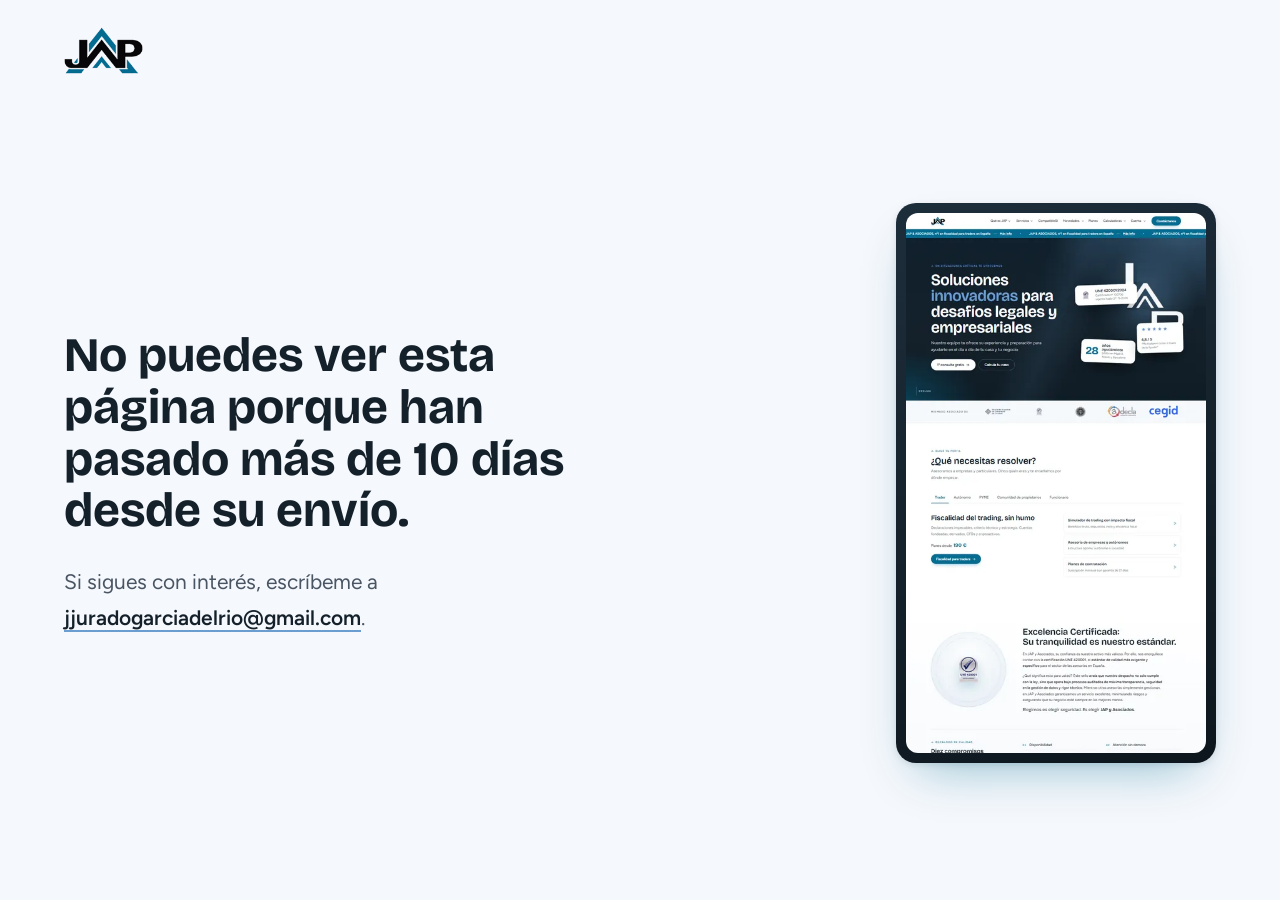
<file: caducada.html>
<!doctype html>
<html lang="es">
<head>
<meta charset="utf-8">
<meta name="viewport" content="width=device-width, initial-scale=1, viewport-fit=cover">
<title>Página no disponible | JAP y Asociados</title>
<meta name="robots" content="noindex, nofollow">
<meta name="theme-color" content="#F5F8FC">
<link rel="icon" href="assets/img/favicon.png" type="image/png">
<link rel="preload" href="assets/fonts/bricolage-grotesque.woff2" as="font" type="font/woff2" crossorigin>
<style>
  /* Aviso de propuesta caducada: el texto y la home entera en miniatura, que pasa despacio de arriba abajo en su marco */
  @font-face { font-family: 'Bricolage Grotesque'; src: url('assets/fonts/bricolage-grotesque.woff2') format('woff2'); font-weight: 300 800; font-display: swap; }
  @font-face { font-family: 'Figtree'; src: url('assets/fonts/figtree.woff2') format('woff2'); font-weight: 300 900; font-display: swap; }
  :root {
    --fondo: #F5F8FC; --tinta: #14212B; --texto: #4A5563; --acento: #046C91; --acento-hondo: #03536F; --enlace-linea: #6B9ED0;
    --display: 'Bricolage Grotesque', system-ui, sans-serif; --cuerpo: 'Figtree', system-ui, sans-serif;
    --h1-peso: 700; --h1-talla: clamp(1.8rem, 1rem + 2.5vw, 3.3rem); --h1-alto: 1.08; --h1-ancho: 18ch;
    --canal: clamp(16px, 5vw, 72px);
    --alto: min(60svh, 540px);
    --sale: cubic-bezier(.16, 1, .3, 1);
    --muelle: linear(0, 0.049, 0.174, 0.34, 0.521, 0.696, 0.849, 0.974, 1.065, 1.124, 1.155, 1.163, 1.153, 1.132, 1.104, 1.075, 1.046, 1.022, 1.002, 0.988, 0.979, 0.974, 0.973, 0.975, 0.979, 0.984, 0.988, 0.993, 0.997, 1, 1.002, 1.004, 1.004, 1.004, 1.004, 1.003, 1);
  }
  @supports not (transition-timing-function: linear(0, 1)) { :root { --muelle: cubic-bezier(.34, 1.56, .64, 1); } }
  *, *::before, *::after { box-sizing: border-box; margin: 0; padding: 0; }
  html { -webkit-text-size-adjust: 100%; text-size-adjust: 100%; }
  body {
    min-height: 100svh; display: grid; grid-template-rows: auto 1fr;
    background: var(--fondo); color: var(--tinta);
    font-family: var(--cuerpo); font-size: clamp(1rem, .95rem + .22vw, 1.1875rem); line-height: 1.7;
    -webkit-font-smoothing: antialiased; overflow-x: clip;
  }
  img { display: block; max-width: 100%; height: auto; }

  .cab { padding: clamp(16px, 3svh, 28px) var(--canal) 0; }
  .cab img { height: clamp(40px, 1.2vw + 32px, 54px); width: auto; }

  .aviso {
    width: 100%; max-width: calc(1240px + 2 * var(--canal)); margin-inline: auto;
    padding: clamp(32px, 6svh, 72px) var(--canal) clamp(40px, 7svh, 80px);
    display: grid; grid-template-columns: minmax(0, 1fr); gap: clamp(44px, 7svh, 72px); align-items: center;
  }
  .aviso__texto { display: grid; gap: clamp(18px, 3svh, 28px); justify-items: start; min-width: 0; }
  h1 {
    font-family: var(--display); font-weight: var(--h1-peso); font-size: var(--h1-talla); line-height: var(--h1-alto);
    max-width: var(--h1-ancho); letter-spacing: 0; text-wrap: balance; font-synthesis: none;
  }
  .aviso__mas { max-width: 40ch; font-size: clamp(1.0625rem, .95rem + .45vw, 1.375rem); color: var(--texto); text-wrap: pretty; }
  .aviso__mas a {
    display: inline-block; color: var(--tinta); font-weight: 600; overflow-wrap: anywhere;
    text-decoration: underline; text-decoration-color: var(--enlace-linea); text-decoration-thickness: 2px; text-underline-offset: 5px;
    transition: transform .4s var(--muelle);
  }
  .aviso__mas a:hover { color: var(--acento-hondo); transform: translateY(-2px); }
  .aviso__mas a:focus-visible { outline: 2px solid var(--acento); outline-offset: 4px; border-radius: 2px; }
  .aviso__mas a:active { transform: translateY(1px); transition-duration: .12s; }

  /* La home entera, en su marco */
  .miniatura { justify-self: center; }
  .miniatura[hidden] { display: none; }
  .marco { display: block; transition: transform .7s var(--muelle); }
  .ventana { display: block; width: min(300px, calc(100vw - 2 * var(--canal) - 40px)); height: var(--alto); overflow: hidden; }
  .ventana img { width: 100%; }
  .ventana:focus-visible { outline: 3px solid var(--acento); outline-offset: 4px; }

  .marco { padding: 10px; border-radius: 20px; background: linear-gradient(160deg, #1D2E3B, #0D161D); box-shadow: 0 24px 48px -22px rgba(4, 108, 145, .45), 0 2px 6px rgba(20, 33, 43, .1); }
  .ventana { border-radius: 12px; background: #fff; }

  @media (min-width: 900px) {
    .aviso { grid-template-columns: minmax(0, 7fr) minmax(0, 5fr); column-gap: clamp(48px, 6vw, 96px); }
    .miniatura { justify-self: end; }
  }

  /* Una sola entrada al cargar (el texto sube y el marco se asienta); luego la home pasa sola, despacio.
     Al pasar el cursor, el marco se levanta y la home se para donde iba. */
  @keyframes subir { from { opacity: 0; transform: translateY(14px); } }
  @keyframes asentar { from { opacity: 0; transform: translateY(32px) scale(.96); } }
  @keyframes recorrer { 0%, 6% { transform: none; } 94%, 100% { transform: translateY(calc(-100% + var(--alto))); } }
  @media (prefers-reduced-motion: no-preference) {
    h1 { animation: subir .8s var(--sale) .1s both; }
    .aviso__mas { animation: subir .8s var(--sale) .22s both; }
    .miniatura { animation: asentar 1s var(--muelle) .15s both; }
    .ventana img { animation: recorrer 46s ease-in-out 1.6s infinite alternate; }
    .marco:hover { transform: translateY(-6px) rotate(-.6deg); }
    .marco:hover img, .ventana:focus img { animation-play-state: paused; }
  }
  @media (prefers-reduced-motion: reduce) { .ventana { overflow-y: auto; } }
</style>
</head>
<body>
  <header class="cab">
    <img src="assets/img/logo-jap.webp" width="134" height="80" alt="JAP y Asociados, asesoría multidisciplinar">
  </header>

  <main class="aviso">
    <div class="aviso__texto">
      <h1>No puedes ver esta página porque han pasado más de 10&nbsp;días desde su envío.</h1>
      <p class="aviso__mas">Si sigues con interés, escríbeme a <a href="mailto:jjuradogarciadelrio@gmail.com?subject=Propuesta%20web%20JAP%20y%20Asociados">jjuradogarciadelrio@gmail.com</a>.</p>
    </div>

    <figure class="miniatura">
      <span class="marco">
        <span class="ventana" tabindex="0" aria-label="Miniatura de la home completa">
          <img src="assets/img/home-miniatura.webp" width="480" height="3675" alt="Miniatura de la home propuesta para JAP y Asociados, completa de arriba abajo" onerror="this.closest('figure').hidden = true">
        </span>
      </span>
    </figure>
  </main>
</body>
</html>
</file>
<file: assets/css/styles.css>
/* ==========================================================================
   JAP & Asociados — Propuesta de homepage (v3)
   Paleta: el azul y el blanco del cliente (logo #046C91 · marca #6B9ED0 · navy #14212B)
   Tipografía: Bricolage Grotesque (display) + Figtree (cuerpo)
   ========================================================================== */

@font-face{font-family:'Bricolage Grotesque';src:url(../fonts/bricolage-grotesque.woff2) format('woff2');font-weight:300 800;font-display:swap}
@font-face{font-family:'Figtree';src:url(../fonts/figtree.woff2) format('woff2');font-weight:300 900;font-display:swap}
@font-face{font-family:'Figtree';src:url(../fonts/figtree-italic.woff2) format('woff2');font-weight:300 900;font-style:italic;font-display:swap}

:root{
  --blanco:#FFFFFF;
  --hielo:#E9F0F6;
  --hielo-2:#F5F8FC;
  --azul:#6B9ED0;
  --azul-hondo:#046C91;
  --azul-tinta:#03536F;
  --marino:#14212B;
  --marino-2:#0D161D;
  --tinta:#26272A;
  --gris:#6C7787;
  --linea:rgba(20,33,43,.10);

  --sombra-flot:0 30px 60px -28px rgba(20,33,43,.35);
  --sombra-azul:0 24px 48px -22px rgba(4,108,145,.38);

  --f-display:'Bricolage Grotesque',system-ui,sans-serif;
  --f-cuerpo:'Figtree',system-ui,sans-serif;

  --seccion:clamp(4.5rem,9vw,7.5rem);
  --radio:20px;--radio-s:12px;--radio-l:28px;

  --ease:cubic-bezier(.22,1,.36,1);
  --spring:cubic-bezier(.34,1.4,.64,1);
  --cab-h:76px;

  --chevron:url("data:image/svg+xml,%3Csvg xmlns='http://www.w3.org/2000/svg' viewBox='0 0 24 24'%3E%3Cpath d='M3 20 12 4l9 16h-3.6L12 10.4 6.6 20z' fill='%23046C91'/%3E%3C/svg%3E");
  --chevron-claro:url("data:image/svg+xml,%3Csvg xmlns='http://www.w3.org/2000/svg' viewBox='0 0 24 24'%3E%3Cpath d='M3 20 12 4l9 16h-3.6L12 10.4 6.6 20z' fill='%236B9ED0'/%3E%3C/svg%3E");
}

/* ---------- Base ---------- */
*,*::before,*::after{box-sizing:border-box}
html{scroll-behavior:smooth;-webkit-text-size-adjust:100%;scroll-padding-top:calc(var(--cab-h) + 1rem)}
body{margin:0;font:400 1.0625rem/1.7 var(--f-cuerpo);color:var(--tinta);background:var(--blanco);-webkit-font-smoothing:antialiased;overflow-x:hidden}
img,svg{display:block;max-width:100%}
img{height:auto}
a{color:var(--azul-hondo);text-decoration-thickness:1px;text-underline-offset:.2em}
p{margin:0 0 1.1em}
p:last-child{margin-bottom:0}
h1,h2,h3,h4{font-family:var(--f-display);font-optical-sizing:auto;font-weight:600;line-height:1.08;letter-spacing:0;margin:0 0 .5em;color:var(--marino)}
h2{font-size:clamp(1.9rem,3.4vw,2.75rem)}
h3{font-size:1.3rem;line-height:1.25}
h4{font-size:1.05rem}
strong{font-weight:600}
ul,ol{list-style:none;margin:0;padding:0}
dl,dd,figure{margin:0}
button{font:inherit;color:inherit;background:none;border:0;padding:0;cursor:pointer}
input,select,textarea{font:inherit;color:inherit}
:focus-visible{outline:3px solid var(--azul);outline-offset:3px;border-radius:4px}
.env{width:min(100% - 2*clamp(1.25rem,5vw,3rem),1200px);margin-inline:auto}
.seccion{padding-block:var(--seccion)}
.salta{position:absolute;left:1rem;top:-100px;background:var(--marino);color:#fff;padding:.6rem 1rem;border-radius:8px;z-index:100;text-decoration:none}
.salta:focus{top:1rem}
.oculto{position:absolute;width:1px;height:1px;overflow:hidden;clip:rect(0 0 0 0);white-space:nowrap}
body.sin-scroll{overflow:hidden}
.cabecera{max-width:60ch;margin-bottom:clamp(2rem,4vw,3rem)}
.cabecera--ancha{max-width:30ch}
.cabecera h2{margin-bottom:.6rem}
.lead{font-size:clamp(1.05rem,1.4vw,1.15rem);color:var(--gris);margin:0}

/* ---------- Eyebrow con chevrón (el motivo del logo) ---------- */
.eyebrow{display:inline-flex;align-items:flex-start;gap:.6rem;margin:0 0 1rem;font:600 .78rem/1.35 var(--f-cuerpo);letter-spacing:.14em;text-transform:uppercase;color:var(--azul-hondo)}
.eyebrow::before{content:"";flex:0 0 auto;width:.95em;height:.95em;margin-top:.2em;background:var(--chevron) center/contain no-repeat}
.eyebrow--claro{color:var(--azul)}
.eyebrow--claro::before{background-image:var(--chevron-claro)}

/* ---------- Botones ---------- */
.btn{position:relative;isolation:isolate;display:inline-flex;align-items:center;justify-content:center;gap:.6rem;padding:.9rem 1.5rem;border-radius:999px;font:600 1rem/1 var(--f-cuerpo);text-decoration:none;white-space:nowrap;transition:transform .35s var(--spring)}
.btn::before{content:"";position:absolute;inset:0;border-radius:inherit;opacity:0;transition:opacity .25s var(--ease);z-index:-1}
.btn:hover{transform:translateY(-2px);text-decoration:none}
.btn:hover::before{opacity:1}
.btn:active{transform:translateY(0) scale(.98)}
.btn__flecha{transition:transform .35s var(--spring)}
.btn:hover .btn__flecha{transform:translateX(4px)}
.btn--primario{background:var(--azul-hondo);color:#fff;box-shadow:0 10px 24px -12px rgba(4,108,145,.6)}
.btn--primario::before{background:var(--azul-tinta)}
.btn--secundario{background:var(--hielo);color:var(--azul-hondo)}
.btn--secundario::before{background:#DCE8F3}
.btn--claro{background:#fff;color:var(--marino)}
.btn--claro::before{background:var(--hielo)}
.btn--azul{background:var(--azul);color:var(--marino)}
.btn--azul::before{background:#8DB6DD}
.btn--fantasma{color:#fff;box-shadow:inset 0 0 0 1px rgba(255,255,255,.35)}
.btn--fantasma::before{background:rgba(255,255,255,.1)}
.btn--grande{padding:1.1rem 1.8rem;font-size:1.05rem}

/* ---------- Cabecera ---------- */
.cab{position:sticky;top:0;z-index:50;background:rgba(255,255,255,.86);-webkit-backdrop-filter:blur(14px);backdrop-filter:blur(14px);border-bottom:1px solid var(--linea)}
.cab::after{content:"";position:absolute;inset:0;pointer-events:none;box-shadow:0 12px 30px -20px rgba(20,33,43,.3);opacity:0;transition:opacity .3s}
.cab--compacta::after{opacity:1}
.cab__fila{display:flex;align-items:center;gap:1.25rem;height:var(--cab-h)}
.cab__logo{display:block;flex:0 0 auto}
.cab__logo img{width:67px;height:40px}
.nav{margin-left:auto}
.nav__lista{display:flex;align-items:center;gap:.15rem}
.nav__item{position:relative;display:flex;align-items:center}
.nav__link{position:relative;display:inline-flex;align-items:center;gap:.35rem;padding:.55rem .75rem;border-radius:999px;font:500 .95rem/1 var(--f-cuerpo);color:var(--tinta);text-decoration:none}
.nav__link::after{content:"";position:absolute;left:.75rem;right:.75rem;bottom:.25rem;height:2px;background:var(--azul-hondo);transform:scaleX(0);transform-origin:left;transition:transform .3s var(--ease)}
.nav__item:hover>.nav__link::after,.nav__item:focus-within>.nav__link::after,.nav__link[aria-expanded="true"]::after{transform:scaleX(1)}
.nav__toggle{display:inline-flex;padding:.45rem;margin-left:-.55rem;border-radius:50%;color:var(--tinta)}
.nav__chev{transition:transform .3s var(--ease)}
.nav__item--sub:hover .nav__chev,[aria-expanded="true"] .nav__chev{transform:rotate(180deg)}
.sub{position:absolute;top:calc(100% + .4rem);left:0;min-width:280px;padding:.6rem;background:#fff;border:1px solid var(--linea);border-radius:16px;box-shadow:var(--sombra-flot);opacity:0;visibility:hidden;transform:translateY(8px);transition:opacity .25s var(--ease),transform .25s var(--ease),visibility 0s .25s;z-index:5}
.nav__item--sub:hover>.sub,.nav__item--sub:focus-within>.sub,.nav__item--sub.abierto>.sub{opacity:1;visibility:visible;transform:none;transition-delay:0s}
.sub a{position:relative;isolation:isolate;display:block;padding:.55rem .8rem;border-radius:10px;font-size:.92rem;line-height:1.35;color:var(--tinta);text-decoration:none}
.sub a::before{content:"";position:absolute;inset:0;border-radius:inherit;background:var(--hielo);opacity:0;transition:opacity .2s;z-index:-1}
.sub a:hover::before,.sub a:focus-visible::before{opacity:1}
.sub a:hover{color:var(--azul-hondo)}
.sub--ancho{display:grid;grid-template-columns:1fr 1fr;min-width:600px}
.cab__cta{flex:0 0 auto}
.cab__burger{display:none;width:44px;height:44px;border-radius:12px;flex-direction:column;justify-content:center;align-items:center;gap:5px;margin-left:auto}
.cab__burger span{display:block;width:22px;height:2px;background:var(--marino);border-radius:2px;transition:transform .3s var(--ease),opacity .3s}
.cab__burger[aria-expanded="true"] span:nth-child(1){transform:translateY(7px) rotate(45deg)}
.cab__burger[aria-expanded="true"] span:nth-child(2){opacity:0}
.cab__burger[aria-expanded="true"] span:nth-child(3){transform:translateY(-7px) rotate(-45deg)}
.nav__item--movil{display:none}

/* ---------- Ticker (la barra "nº1 en fiscalidad para traders") ---------- */
.ticker{background:var(--azul-hondo);color:#fff;overflow:hidden}
.ticker__pista{display:flex;width:max-content;animation:ticker 40s linear infinite}
.ticker:hover .ticker__pista,.ticker:focus-within .ticker__pista{animation-play-state:paused}
.ticker__item{margin:0;padding:.7rem 0;font:500 .9rem/1.4 var(--f-cuerpo);letter-spacing:.02em;white-space:nowrap;display:flex;align-items:center;gap:.9rem}
.ticker__item::after{content:"";width:6px;height:6px;border-radius:50%;background:var(--azul);margin:0 2.4rem 0 1.5rem}
.ticker__sep{opacity:.5}
.ticker__item a{color:#fff;font-weight:600;text-decoration:underline;text-underline-offset:.25em;text-decoration-color:var(--azul)}
.ticker__item a:hover{text-decoration-color:#fff}
@keyframes ticker{to{transform:translateX(-25%)}}

/* ---------- Hero (navy, a pantalla completa) ---------- */
.hero{position:relative;overflow:hidden;color:#fff;display:grid;align-items:center;min-height:calc(100svh - var(--cab-h) - 44px);padding-block:clamp(2rem,4vw,3.5rem) clamp(3.5rem,6vw,5rem);
  background:radial-gradient(70% 80% at 92% -5%,rgba(107,158,208,.42),transparent 62%),
             radial-gradient(50% 60% at -5% 105%,rgba(4,108,145,.55),transparent 62%),
             linear-gradient(180deg,#10202C 0%,var(--marino) 60%,#0F1B24 100%)}
.hero::before{content:"";position:absolute;inset:0;pointer-events:none;background-image:radial-gradient(rgba(255,255,255,.18) 1px,transparent 1.4px);background-size:22px 22px;-webkit-mask-image:radial-gradient(70% 80% at 65% 45%,#000 15%,transparent 75%);mask-image:radial-gradient(70% 80% at 65% 45%,#000 15%,transparent 75%)}
.hero::after{content:"";position:absolute;inset:-20% -10%;pointer-events:none;background:linear-gradient(112deg,transparent 42%,rgba(107,158,208,.10) 50%,transparent 58%);animation:haz 16s ease-in-out infinite alternate}
@keyframes haz{from{transform:translateX(-12%)}to{transform:translateX(12%)}}
.hero__rejilla{position:relative;z-index:1;display:grid;grid-template-columns:1.15fr .85fr;gap:clamp(2rem,5vw,5rem);align-items:center}
.hero__eyebrow{margin-bottom:1.25rem}
.hero__titulo{font-size:clamp(2.8rem,5.4vw,4.75rem);line-height:1;margin:0 0 1.25rem;color:#fff;letter-spacing:0}
.hero__resalte{color:var(--azul)}
.w{display:inline-block;overflow:hidden;vertical-align:bottom;padding-bottom:.12em;margin-bottom:-.12em}
.w>span{display:inline-block}
.js .w>span{transform:translateY(110%);opacity:0}
.js.cargado .w>span{animation:palabra 1s var(--ease) forwards;animation-delay:calc(.25s + var(--i)*.08s)}
@keyframes palabra{to{transform:none;opacity:1}}
.hero__sub{font-size:clamp(1.1rem,1.6vw,1.25rem);line-height:1.6;color:rgba(255,255,255,.74);max-width:44ch;margin-bottom:2rem}
.hero__acciones{display:flex;flex-wrap:wrap;gap:.85rem}
.js .hero__eyebrow,.js .hero__sub,.js .hero__acciones{opacity:0;transform:translateY(16px)}
.js.cargado .hero__eyebrow{animation:sube .9s var(--ease) .05s forwards}
.js.cargado .hero__sub{animation:sube .9s var(--ease) .95s forwards}
.js.cargado .hero__acciones{animation:sube .9s var(--ease) 1.1s forwards}
@keyframes sube{to{opacity:1;transform:none}}

.hero__visual{position:relative;aspect-ratio:1;width:100%;max-width:640px;margin-inline:auto;--px:0;--py:0}
.mono{position:absolute;right:-4%;top:-6%;width:78%;aspect-ratio:1;translate:calc(var(--px)*-8px) calc(var(--py)*-6px);transition:translate .8s var(--ease)}
.mono::before{content:"";position:absolute;inset:-18%;border-radius:50%;background:radial-gradient(circle,rgba(107,158,208,.42) 0%,rgba(107,158,208,.12) 40%,transparent 68%);animation:respira 7s ease-in-out infinite alternate;pointer-events:none}
@keyframes respira{from{opacity:.55;transform:scale(.94)}to{opacity:1;transform:scale(1.04)}}
.mono__pieza{position:absolute;inset:0;width:100%;height:100%;object-fit:contain;filter:brightness(0) invert(1) drop-shadow(0 30px 40px rgba(0,0,0,.45));opacity:.96}
.mono__pieza--j{clip-path:inset(0 62% 52% 0)}
.mono__pieza--a{clip-path:inset(27% 26% 37% 25%)}
.mono__pieza--p{clip-path:inset(63% 0 0 55%)}
.js .mono__pieza{opacity:0;transform:translateY(40px) scale(.96)}
.js.cargado .mono__pieza{animation:mono 1.2s var(--ease) forwards}
.js.cargado .mono__pieza--j{animation-delay:.5s}
.js.cargado .mono__pieza--a{animation-delay:.7s}
.js.cargado .mono__pieza--p{animation-delay:.9s}
@keyframes mono{to{opacity:.96;transform:none}}

.tarjeta-hero{position:absolute;color:var(--marino);transform:rotate(var(--rot));translate:calc(var(--px)*var(--pf,10px)) calc(var(--py)*var(--pf,10px));transition:translate .8s var(--ease)}
.tarjeta-hero__flota{display:flex;align-items:center;gap:1rem;background:#fff;padding:1.1rem 1.3rem;border-radius:20px;box-shadow:0 40px 70px -26px rgba(0,0,0,.65),0 0 0 1px rgba(255,255,255,.45);animation:flota 7s ease-in-out infinite alternate}
.tarjeta-hero__flota>img{width:60px;height:60px;flex:0 0 auto}
.tarjeta-hero__txt{display:flex;flex-direction:column;line-height:1.3;min-width:0}
.tarjeta-hero__txt strong{font-family:var(--f-display);font-size:1.1rem;color:var(--marino);white-space:nowrap}
.tarjeta-hero__txt span{font-size:.85rem;color:var(--gris)}
.tarjeta-hero__flota .tarjeta-hero__num{font:700 3.2rem/1 var(--f-display);color:var(--azul-hondo);flex:0 0 auto}
.tarjeta-hero--une{left:-6%;top:18%;width:62%;--rot:-2deg;--pf:14px}
.tarjeta-hero--anos{left:0;bottom:4%;width:54%;--rot:2deg;--pf:8px}
.tarjeta-hero--anos .tarjeta-hero__txt strong{white-space:normal;line-height:1.1}
.tarjeta-hero--nota{right:-2%;bottom:14%;width:46%;--rot:-1.5deg;--pf:18px}
.tarjeta-hero--anos .tarjeta-hero__flota{animation-duration:8s;animation-delay:-2s}
.tarjeta-hero--nota .tarjeta-hero__flota{animation-duration:6.5s;animation-delay:-4s;flex-direction:column;align-items:flex-start;gap:.5rem}
.tarjeta-hero--nota .tarjeta-hero__txt span{font-style:italic}
.estrellas--mini{flex:0 0 auto;display:grid;grid-template-columns:repeat(5,18px);gap:.15rem;margin:0}
.estrellas--mini svg{width:18px;height:18px}
.js .tarjeta-hero{opacity:0;transform:translateY(40px) rotate(0deg) scale(.94)}
.js.cargado .tarjeta-hero{animation:tarjeta 1.2s var(--spring) forwards}
.js.cargado .tarjeta-hero--une{animation-delay:1.1s}
.js.cargado .tarjeta-hero--anos{animation-delay:1.3s}
.js.cargado .tarjeta-hero--nota{animation-delay:1.5s}
@keyframes tarjeta{to{opacity:1;transform:translateY(0) rotate(var(--rot)) scale(1)}}
@keyframes flota{from{transform:translateY(0)}to{transform:translateY(-10px)}}

.hero__scroll{position:absolute;left:clamp(1.25rem,5vw,3rem);bottom:1.5rem;z-index:2;display:inline-flex;align-items:center;gap:.75rem;font:600 .72rem/1 var(--f-cuerpo);letter-spacing:.16em;text-transform:uppercase;color:rgba(255,255,255,.6);text-decoration:none;transition:color .2s}
.hero__scroll:hover{color:#fff}
.hero__scroll-linea{display:block;width:1px;height:44px;background:rgba(255,255,255,.25);overflow:hidden;position:relative}
.hero__scroll-linea::after{content:"";position:absolute;left:0;top:0;width:100%;height:100%;background:var(--azul);transform-origin:top;animation:linea 2.2s var(--ease) infinite}
@keyframes linea{0%{transform:scaleY(0);transform-origin:top}45%{transform:scaleY(1);transform-origin:top}55%{transform:scaleY(1);transform-origin:bottom}100%{transform:scaleY(0);transform-origin:bottom}}
.js .hero__scroll{opacity:0}
.js.cargado .hero__scroll{animation:sube 1s var(--ease) 1.9s forwards}

/* ---------- Miembro asociado de (franja de confianza) ---------- */
.confianza{background:var(--hielo-2);border-bottom:1px solid var(--linea)}
.confianza__fila{display:grid;grid-template-columns:auto 1fr;align-items:center;gap:clamp(1.5rem,4vw,4rem);padding-block:1.6rem}
.confianza__titulo{margin:0;font:600 .78rem/1.35 var(--f-cuerpo);letter-spacing:.14em;text-transform:uppercase;color:var(--gris);white-space:nowrap}
.logos{display:flex;flex-wrap:wrap;align-items:center;justify-content:space-between;gap:1.25rem 2rem}
.logos li{flex:1 1 110px;max-width:170px;display:flex;justify-content:center}
.logos a{display:block}
.logos img{max-height:56px;width:auto;object-fit:contain;opacity:.8;transition:opacity .3s,transform .4s var(--spring)}
.logos li:hover img{opacity:1;transform:translateY(-3px)}

/* ---------- Perfiles (pestañas) ---------- */
.tabs{position:relative;display:flex;gap:.25rem;border-bottom:1px solid var(--linea);overflow-x:auto;scrollbar-width:none}
.tabs::-webkit-scrollbar{display:none}
.tab{flex:0 0 auto;padding:.95rem 1.15rem;font-weight:600;color:var(--gris);white-space:nowrap;border-radius:10px 10px 0 0;transition:color .2s}
.tab:hover{color:var(--marino)}
.tab[aria-selected="true"]{color:var(--azul-hondo)}
.tabs__indicador{position:absolute;left:0;bottom:-1px;width:100px;height:3px;background:var(--azul-hondo);border-radius:3px 3px 0 0;transform-origin:left;transition:transform .5s var(--spring)}
.paneles{padding-top:clamp(2rem,4vw,3rem)}
.panel{display:grid;grid-template-columns:1fr 1fr;gap:clamp(2rem,5vw,4.5rem);align-items:start}
.panel[hidden]{display:none}
.panel.activo{animation:sube .55s var(--ease)}
.panel__texto h3{font-size:clamp(1.6rem,2.6vw,2.1rem);margin-bottom:.75rem}
.panel__texto p{max-width:48ch;color:var(--gris)}
.panel__precio{color:var(--tinta)!important;margin:1rem 0 1.5rem}
.panel__precio strong{font-family:var(--f-display);font-size:1.5rem;color:var(--azul-hondo);margin-left:.25rem}
.panel__lista{display:grid;gap:.75rem}
.panel__lista a{position:relative;isolation:isolate;display:flex;flex-direction:column;gap:.15rem;padding:1.1rem 3.2rem 1.1rem 1.25rem;border:1px solid var(--linea);border-radius:var(--radio-s);background:#fff;text-decoration:none;color:var(--tinta);transition:transform .4s var(--spring)}
.panel__lista a::before{content:"";position:absolute;inset:-1px;border-radius:inherit;box-shadow:var(--sombra-azul);border:1px solid rgba(107,158,208,.6);opacity:0;transition:opacity .3s;z-index:-1}
.panel__lista a::after{content:"";position:absolute;right:1.1rem;top:50%;width:1.1em;height:1.1em;transform:translateY(-50%) rotate(90deg);background:var(--chevron) center/contain no-repeat;opacity:.55;transition:transform .35s var(--spring),opacity .3s}
.panel__lista a:hover{transform:translateX(4px)}
.panel__lista a:hover::before{opacity:1}
.panel__lista a:hover::after{opacity:1;transform:translate(3px,-50%) rotate(90deg)}
.panel__lista strong{font-family:var(--f-display);font-size:1.05rem;color:var(--marino)}
.panel__lista span{font-size:.92rem;color:var(--gris)}

/* ---------- Excelencia certificada + decálogo ---------- */
.excelencia{background:linear-gradient(180deg,#fff 0%,var(--hielo-2) 100%)}
.excelencia__rejilla{display:grid;grid-template-columns:minmax(220px,360px) 1fr;gap:clamp(2rem,6vw,5rem);align-items:center}
.sello{position:relative;aspect-ratio:1;display:grid;place-items:center;border-radius:50%;background:radial-gradient(circle at 50% 35%,#fff 0%,var(--hielo) 72%)}
.sello__anillo{position:absolute;inset:0;border-radius:50%;pointer-events:none}
.sello__anillo--fino{border:1px solid rgba(107,158,208,.45)}
.sello__anillo--gira{inset:7%;border:1.5px dashed rgba(4,108,145,.4);animation:gira 70s linear infinite}
@keyframes gira{to{transform:rotate(360deg)}}
.sello__img{width:56%;filter:drop-shadow(0 18px 24px rgba(4,108,145,.25));animation:flota 6s ease-in-out infinite alternate}
.excelencia__texto h2{margin-bottom:1.25rem}
.excelencia__texto p{max-width:62ch}
.excelencia__cierre{font-family:var(--f-display);font-size:1.3rem;line-height:1.35;color:var(--marino);margin-top:.5rem}
.decalogo{margin-top:clamp(3rem,6vw,5rem);padding-top:clamp(2rem,4vw,3rem);border-top:1px solid var(--linea);display:grid;grid-template-columns:minmax(220px,360px) 1fr;gap:clamp(2rem,6vw,5rem);align-items:start}
.decalogo__cab h3{font-size:clamp(1.4rem,2.2vw,1.8rem);max-width:16ch}
.decalogo__lista{display:grid;grid-template-columns:1fr 1fr;gap:.35rem 2.5rem;counter-reset:dec}
.decalogo__lista li{display:flex;align-items:baseline;gap:.9rem;padding:.7rem 0;border-bottom:1px solid var(--linea);font-weight:500;color:var(--marino)}
.decalogo__lista span{font:600 .78rem/1 var(--f-cuerpo);letter-spacing:.08em;color:var(--azul-hondo);font-variant-numeric:tabular-nums}

/* ---------- Departamentos profesionales ---------- */
.titulo-centrado{text-align:center;margin-bottom:clamp(2rem,4vw,3.5rem)}
.deptos{background:var(--hielo-2)}
.deptos__rejilla{display:grid;grid-template-columns:repeat(3,1fr);gap:1.25rem}
.depto{position:relative;isolation:isolate;background:#fff;border:1px solid var(--linea);border-radius:var(--radio);padding:2rem}
.depto::after{content:"";position:absolute;inset:-1px;border-radius:inherit;box-shadow:var(--sombra-azul);border:1px solid rgba(107,158,208,.55);opacity:0;transition:opacity .35s var(--ease);pointer-events:none;z-index:-1}
.js .depto.visto{transition:transform .45s var(--spring);transition-delay:0s}
.depto:hover{transform:translateY(-6px)}
.depto:hover::after{opacity:1}
.depto__icono{position:relative;isolation:isolate;display:grid;place-items:center;width:54px;height:54px;border-radius:16px;background:var(--hielo);color:var(--azul-hondo);margin-bottom:1.25rem;overflow:hidden}
.depto__icono::before{content:"";position:absolute;inset:0;background:var(--azul-hondo);opacity:0;transition:opacity .3s;z-index:-1}
.depto:hover .depto__icono{color:#fff}
.depto:hover .depto__icono::before{opacity:1}
.depto__icono svg{width:26px;height:26px;fill:none;stroke:currentColor;stroke-width:1.7;stroke-linecap:round;stroke-linejoin:round;transition:transform .45s var(--spring)}
.depto:hover .depto__icono svg{transform:scale(1.1)}
.depto__titulo{margin-bottom:.6rem}
.depto__titulo a,.depto__titulo span{color:var(--marino);text-decoration:none}
.depto__titulo a:hover{color:var(--azul-hondo);text-decoration:underline;text-decoration-thickness:2px;text-underline-offset:.18em}
.depto p{font-size:.98rem;color:var(--gris);margin:0}
.depto--cta{display:grid;place-items:center;overflow:hidden;min-height:220px;border-color:transparent;background:linear-gradient(145deg,var(--azul-hondo) 0%,#0A4D68 55%,var(--marino) 100%)}
.depto--cta__marca{position:absolute;right:-16%;bottom:-20%;width:76%;opacity:.18;filter:invert(1) brightness(2);pointer-events:none;transition:transform .8s var(--ease)}
.depto--cta:hover .depto--cta__marca{transform:translate(-4%,-5%) rotate(-3deg)}
.depto--cta .btn{position:relative}

/* ---------- Herramientas ---------- */
.herr__rejilla{display:grid;grid-template-columns:1.15fr .85fr;gap:1.25rem;align-items:stretch}
.simulador{position:relative;overflow:hidden;display:flex;flex-direction:column;gap:1.5rem;padding:clamp(1.75rem,3.5vw,2.75rem);border-radius:var(--radio-l);background:var(--marino);color:#fff;box-shadow:0 40px 80px -40px rgba(20,33,43,.5)}
.simulador::before{content:"";position:absolute;inset:0;background:radial-gradient(50% 60% at 100% 0%,rgba(107,158,208,.35),transparent 65%);pointer-events:none}
.simulador>*{position:relative}
.simulador__cab h3{color:#fff;font-size:clamp(1.4rem,2.3vw,1.9rem);max-width:22ch;margin:0}
.simulador__cuerpo{display:grid;grid-template-columns:1fr 1fr;gap:1.5rem}
.simulador__datos{display:grid;gap:1rem}
.simulador__datos dt{font:600 .72rem/1.3 var(--f-cuerpo);letter-spacing:.12em;text-transform:uppercase;color:var(--azul);margin-bottom:.25rem}
.simulador__datos dd{font-size:.92rem;line-height:1.55;color:rgba(255,255,255,.78)}
.simulador__salidas{display:grid;gap:.75rem;align-content:start}
.simulador__salidas li{display:grid;grid-template-columns:1fr auto;align-items:center;gap:.75rem;font-size:.85rem;color:rgba(255,255,255,.85)}
.simulador__salidas i{display:block;width:120px;height:8px;border-radius:999px;background:rgba(255,255,255,.12);overflow:hidden;position:relative}
.simulador__salidas i::after{content:"";position:absolute;inset:0;border-radius:inherit;background:linear-gradient(90deg,var(--azul-hondo),var(--azul));transform-origin:left;transform:scaleX(var(--p))}
.js .simulador__salidas i::after{transform:scaleX(0);transition:transform 1.2s var(--ease) .4s}
.js .simulador.visto .simulador__salidas i::after{transform:scaleX(var(--p))}
.simulador__pie{display:grid;gap:1rem;padding-top:1.25rem;border-top:1px solid rgba(255,255,255,.12)}
.captura{display:grid;grid-template-columns:1fr auto;gap:.6rem}
.captura input{min-width:0;padding:.85rem 1.1rem;border-radius:999px;border:1px solid rgba(255,255,255,.2);background:rgba(255,255,255,.08);color:#fff}
.captura input::placeholder{color:rgba(255,255,255,.5)}
.captura .btn{padding-inline:1.2rem;font-size:.92rem}
.captura__estado{grid-column:1/-1;margin:0;font-size:.85rem;color:var(--azul);min-height:1.2em}
.captura__estado.es-error{color:#F2B8A2}
.calcs{display:grid;grid-template-columns:1fr 1fr;gap:.9rem}
.calcs a{position:relative;isolation:isolate;display:flex;flex-direction:column;gap:.3rem;height:100%;padding:1.25rem;border:1px solid var(--linea);border-radius:var(--radio-s);background:#fff;text-decoration:none;color:var(--tinta);transition:transform .4s var(--spring)}
.calcs a::before{content:"";position:absolute;inset:-1px;border-radius:inherit;box-shadow:var(--sombra-azul);border:1px solid rgba(107,158,208,.6);opacity:0;transition:opacity .3s;z-index:-1}
.calcs a:hover{transform:translateY(-4px)}
.calcs a:hover::before{opacity:1}
.calcs svg{width:26px;height:26px;fill:none;stroke:var(--azul-hondo);stroke-width:1.7;stroke-linecap:round;stroke-linejoin:round;margin-bottom:.35rem}
.calcs strong{font-family:var(--f-display);font-size:1.02rem;color:var(--marino);line-height:1.25}
.calcs span{font-size:.85rem;color:var(--gris)}

/* ---------- Compromiso ---------- */
.compromiso__rejilla{display:grid;grid-template-columns:.85fr 1.15fr;gap:clamp(2rem,6vw,5rem);align-items:center}
.foto-marca{position:relative;border-radius:var(--radio-l);overflow:hidden;isolation:isolate;background:var(--hielo)}
.foto-marca img{width:100%;height:100%;object-fit:cover}
.foto-marca::before{content:"";position:absolute;inset:0;background:var(--azul);mix-blend-mode:multiply;opacity:.16;z-index:1}
.foto-marca::after{content:"";position:absolute;inset:0;background:linear-gradient(to top,rgba(20,33,43,.55),transparent 55%);z-index:1}
.compromiso__foto{aspect-ratio:4/5}
.compromiso__texto h2{max-width:16ch}
.compromiso__texto>p{max-width:60ch}
.lista-chevron{display:grid;gap:.75rem;margin:1.5rem 0 2rem}
.lista-chevron li{position:relative;padding-left:1.9rem}
.lista-chevron li::before{content:"";position:absolute;left:0;top:.42em;width:1.05em;height:1.05em;background:var(--chevron) center/contain no-repeat}
.lista-chevron strong{color:var(--marino)}
.cifras{display:flex;gap:2.5rem;flex-wrap:wrap;padding:1.5rem 0;border-top:1px solid var(--linea);border-bottom:1px solid var(--linea)}
.cifra{display:flex;flex-direction:column}
.cifra__num{font:700 clamp(2.4rem,4vw,3.2rem)/1 var(--f-display);color:var(--azul-hondo);font-variant-numeric:tabular-nums}
.cifra__txt{font-size:.92rem;color:var(--gris);margin-top:.35rem}
.firma{display:flex;align-items:center;gap:1.5rem;margin-top:1.75rem}
.firma__quien{display:flex;flex-direction:column;line-height:1.35}
.firma__quien strong{font-family:var(--f-display);font-size:1.15rem;color:var(--marino)}
.firma__quien span{font-size:.9rem;color:var(--gris)}
.firma__img{width:150px;opacity:.85}

/* ---------- Estadísticas ---------- */
.stats{padding-top:0}
.stats__tarjeta{display:grid;grid-template-columns:1.05fr .95fr;background:var(--marino);color:#fff;border-radius:var(--radio-l);overflow:hidden;box-shadow:0 40px 80px -40px rgba(20,33,43,.5)}
.stats__texto{padding:clamp(2rem,5vw,4rem)}
.stats__texto h2{color:#fff;max-width:14ch}
.barras{display:grid;gap:1.4rem;margin:2rem 0 2.25rem}
.barra__cab{display:flex;justify-content:space-between;align-items:baseline;gap:1rem;margin-bottom:.5rem}
.barra__cab h3{font:600 .98rem/1.35 var(--f-cuerpo);color:rgba(255,255,255,.9);margin:0}
.barra__valor{font:700 1.05rem/1 var(--f-display);color:var(--azul);font-variant-numeric:tabular-nums}
.barra__pista{height:8px;border-radius:999px;background:rgba(255,255,255,.12);overflow:hidden}
.barra__relleno{display:block;height:100%;border-radius:inherit;background:linear-gradient(90deg,var(--azul-hondo),var(--azul));transform-origin:left;transform:scaleX(var(--p))}
.js .barras .barra__relleno{transform:scaleX(0);transition:transform 1.3s var(--ease) calc(.25s + var(--i)*.18s)}
.js .barras.visto .barra__relleno{transform:scaleX(var(--p))}
.stats__imagen{position:relative;min-height:340px;background:url(../img/estadisticas-fondo.webp) center/cover no-repeat}
.stats__imagen::before{content:"";position:absolute;inset:0;background:linear-gradient(90deg,var(--marino) 0%,rgba(20,33,43,.6) 35%,rgba(20,33,43,.25) 100%)}
.stats__imagen::after{content:"";position:absolute;inset:0;background:var(--azul-hondo);mix-blend-mode:multiply;opacity:.35}

/* ---------- Objetivos ---------- */
.objetivos__cab{display:grid;grid-template-columns:1fr 1fr;gap:clamp(2rem,5vw,4rem);align-items:end}
.objetivos__cab h2{max-width:14ch;margin-bottom:0}
.objetivos__foto{aspect-ratio:16/9}
.objetivos__cuerpo{display:grid;grid-template-columns:1fr 1fr;gap:clamp(2rem,5vw,4rem);margin-top:clamp(2rem,4vw,3.5rem);padding-top:clamp(2rem,4vw,3rem);border-top:1px solid var(--linea)}
.objetivos__claim{font:500 clamp(1.25rem,2vw,1.6rem)/1.35 var(--f-display);color:var(--marino);max-width:26ch;margin-bottom:1.5rem}
.objetivos__parrafos p{color:var(--gris)}

/* ---------- 28 años ---------- */
.anos{position:relative;overflow:hidden;background:var(--marino);color:#fff;padding-block:clamp(2.5rem,5vw,4rem)}
.anos::before{content:"";position:absolute;inset:0;background:radial-gradient(50% 80% at 85% 50%,rgba(107,158,208,.25),transparent 70%)}
.anos__rejilla{position:relative;display:grid;grid-template-columns:1fr auto;align-items:center;gap:2rem}
.anos h2{color:#fff;max-width:18ch;margin:0;font-size:clamp(1.9rem,4vw,3.2rem)}
.anos__num{font:800 clamp(8rem,22vw,19rem)/.8 var(--f-display);color:rgba(107,158,208,.12);-webkit-text-stroke:2px rgba(107,158,208,.85);font-variant-numeric:tabular-nums;margin-right:-.04em}

/* ---------- Equipo + opiniones ---------- */
.equipo{position:relative}
.equipo::before{content:"";position:absolute;inset:0 50% 0 0;pointer-events:none;background-image:radial-gradient(rgba(20,33,43,.13) 1px,transparent 1.4px);background-size:20px 20px;-webkit-mask-image:radial-gradient(70% 60% at 25% 85%,#000 10%,transparent 70%);mask-image:radial-gradient(70% 60% at 25% 85%,#000 10%,transparent 70%)}
.equipo .env{position:relative}
.equipo__rejilla{display:grid;grid-template-columns:repeat(3,1fr);gap:1.5rem}
.persona{position:relative;isolation:isolate;border-radius:var(--radio);overflow:hidden;background:#fff;border:1px solid var(--linea)}
.persona::after{content:"";position:absolute;inset:-1px;border-radius:inherit;box-shadow:var(--sombra-azul);opacity:0;transition:opacity .35s;pointer-events:none;z-index:-1}
.js .persona.visto{transition:transform .45s var(--spring);transition-delay:0s}
.persona:hover{transform:translateY(-6px)}
.persona:hover::after{opacity:1}
.persona__foto{position:relative;aspect-ratio:4/5;overflow:hidden;background:var(--hielo)}
.persona__foto img{width:100%;height:100%;object-fit:cover;object-position:center top;filter:grayscale(1) contrast(1.06);transition:transform .8s var(--ease)}
.persona__foto::before{content:"";position:absolute;inset:0;background:var(--azul-hondo);mix-blend-mode:multiply;opacity:.38;z-index:1}
.persona__foto::after{content:"";position:absolute;inset:0;background:linear-gradient(to top,rgba(20,33,43,.6),transparent 50%);z-index:1}
.persona:hover .persona__foto img{transform:scale(1.04)}
.persona__pie{padding:1.25rem 1.5rem 1.5rem}
.persona__pie h3{margin-bottom:.15rem}
.persona__cargo{font-weight:600;color:var(--azul-hondo);margin-bottom:.35rem}
.persona__esp{font-size:.88rem;color:var(--gris);margin:0}
.voces__rejilla{display:grid;grid-template-columns:1fr 1fr;gap:clamp(2rem,6vw,5rem);align-items:center;margin-top:clamp(3rem,6vw,5rem);padding-top:clamp(2rem,4vw,3rem);border-top:1px solid var(--linea)}
.opinion{max-width:30rem}
.estrellas{display:inline-flex;align-items:center;gap:.25rem;margin-bottom:1.25rem}
.estrellas svg{width:22px;height:22px;fill:var(--azul)}
.estrellas__txt{position:absolute;width:1px;height:1px;overflow:hidden;clip:rect(0 0 0 0);white-space:nowrap}
.opinion__cita{margin:0 0 1.5rem}
.opinion__cita p{font:500 clamp(1.35rem,2.3vw,1.85rem)/1.3 var(--f-display);color:var(--marino);margin:0}
.enlace-circ{display:inline-flex;align-items:center;gap:.8rem;font-weight:600;color:var(--tinta);text-decoration:none}
.enlace-circ__icono{display:grid;place-items:center;width:42px;height:42px;border-radius:50%;background:var(--azul-hondo);color:#fff;transition:transform .35s var(--spring)}
.enlace-circ:hover{color:var(--azul-hondo)}
.enlace-circ:hover .enlace-circ__icono{transform:translateX(5px)}
.ceo{padding-left:clamp(2rem,6vw,5rem);border-left:1px solid var(--linea)}
.ceo__cita{font:600 clamp(1.4rem,2.4vw,1.9rem)/1.25 var(--f-display);color:var(--marino);max-width:20ch;margin-bottom:1.5rem}
.ceo__firma{width:190px;margin-bottom:1rem}
.ceo__nombre{font-weight:600;color:var(--marino);margin:0}
.ceo__nombre span{color:var(--azul-hondo);text-transform:uppercase;letter-spacing:.08em;font-size:.85rem}

/* ---------- Contacto ---------- */
.contacto{background:linear-gradient(180deg,var(--hielo-2) 0%,#fff 100%);border-top:1px solid var(--linea)}
.contacto__rejilla{display:grid;grid-template-columns:.9fr 1.1fr;gap:clamp(2rem,6vw,5rem);align-items:start}
.contacto__texto h2{font-size:clamp(2.2rem,4.2vw,3.4rem)}
.contacto__datos{display:grid;gap:1.1rem;margin:2rem 0}
.contacto__datos dt{font:600 .72rem/1.3 var(--f-cuerpo);letter-spacing:.12em;text-transform:uppercase;color:var(--gris);margin-bottom:.15rem}
.contacto__datos dd{font-family:var(--f-display);font-size:1.15rem;color:var(--marino)}
.contacto__datos a{color:inherit;text-decoration:none}
.contacto__datos a:hover{color:var(--azul-hondo);text-decoration:underline}
.contacto__sello{display:flex;align-items:center;gap:1rem;padding:1rem 1.2rem;border:1px solid var(--linea);border-radius:var(--radio-s);background:#fff;max-width:26rem}
.contacto__sello img{width:48px;height:48px;flex:0 0 auto}
.contacto__sello p{display:flex;flex-direction:column;line-height:1.35;margin:0}
.contacto__sello strong{color:var(--marino)}
.contacto__sello span{font-size:.82rem;color:var(--gris)}
.form{display:grid;gap:1.1rem;padding:clamp(1.5rem,3vw,2.5rem);background:#fff;border:1px solid var(--linea);border-radius:var(--radio-l);box-shadow:var(--sombra-flot)}
.form__par{display:grid;grid-template-columns:1fr 1fr;gap:1.1rem}
.form__grupo{display:grid;gap:.35rem}
.form__grupo label{font-size:.85rem;font-weight:600;color:var(--marino)}
.form__grupo input,.form__grupo select,.form__grupo textarea{width:100%;padding:.85rem 1rem;border:1px solid rgba(20,33,43,.18);border-radius:12px;background:var(--hielo-2);transition:box-shadow .2s}
.form__grupo textarea{resize:vertical;min-height:110px}
.form__grupo input:focus,.form__grupo select:focus,.form__grupo textarea:focus{outline:none;border-color:var(--azul-hondo);box-shadow:0 0 0 3px rgba(107,158,208,.35);background:#fff}
.form__legal{display:flex;align-items:flex-start;gap:.6rem;font-size:.9rem;color:var(--gris);margin:0}
.form__legal input{margin-top:.3em;accent-color:var(--azul-hondo)}
.form__acciones{display:flex;flex-wrap:wrap;align-items:center;gap:1rem}
.form__estado{margin:0;font-size:.9rem;color:var(--azul-hondo)}
.form__estado.es-error{color:#A8352B}

/* ---------- Pie ---------- */
.pie{background:var(--marino-2);color:rgba(255,255,255,.72);padding-top:clamp(3.5rem,7vw,5.5rem)}
.pie__rejilla{display:grid;grid-template-columns:1.3fr 1.3fr .9fr 1fr;gap:clamp(2rem,4vw,3.5rem);padding-bottom:clamp(2.5rem,5vw,4rem)}
.pie h4{color:#fff;margin-bottom:1.1rem}
.pie__marca img{width:220px;margin-bottom:1.5rem}
.pie__marca p{font-size:.95rem}
.pie a{color:rgba(255,255,255,.85);text-decoration:none}
.pie a:hover{color:#fff;text-decoration:underline;text-underline-offset:.25em;text-decoration-color:var(--azul)}
.pie__lista{display:grid;gap:.6rem;font-size:.95rem}
.pie__posts{display:grid;gap:1.1rem}
.pie__posts a{display:flex;gap:.9rem;align-items:flex-start}
.pie__posts img{width:64px;height:64px;border-radius:12px;object-fit:cover;flex:0 0 auto}
.pie__post-titulo{display:block;font-weight:600;font-size:.92rem;line-height:1.4;color:#fff}
.pie__posts time{display:block;font-size:.8rem;color:var(--azul);margin-top:.25rem}
.pie__contacto li{display:flex;align-items:center;gap:.7rem}
.pie__contacto svg{width:18px;height:18px;fill:none;stroke:var(--azul);stroke-width:1.7;stroke-linecap:round;stroke-linejoin:round;flex:0 0 auto}
.pie__col ul+h4{margin-top:1.75rem}
.social{display:flex;gap:.6rem}
.social a{position:relative;isolation:isolate;display:grid;place-items:center;width:40px;height:40px;border-radius:50%;border:1px solid rgba(255,255,255,.2);color:#fff;transition:transform .35s var(--spring)}
.social a::before{content:"";position:absolute;inset:-1px;border-radius:50%;background:var(--azul-hondo);opacity:0;transition:opacity .25s;z-index:-1}
.social a:hover{transform:translateY(-3px);text-decoration:none}
.social a:hover::before{opacity:1}
.social svg{width:18px;height:18px;fill:currentColor}
.pie__copy{border-top:1px solid rgba(255,255,255,.1);padding:1.25rem 0;font-size:.85rem;text-align:center}
.pie__copy p{margin:0}

/* ---------- Barra fija en móvil ---------- */
.barra-movil{position:fixed;left:0;right:0;bottom:0;z-index:40;display:none;gap:.5rem;padding:.6rem clamp(1rem,4vw,1.5rem) calc(.6rem + env(safe-area-inset-bottom));background:rgba(255,255,255,.94);-webkit-backdrop-filter:blur(12px);backdrop-filter:blur(12px);border-top:1px solid var(--linea);transform:translateY(110%);transition:transform .4s var(--ease)}
.barra-movil.visible{transform:none}
.barra-movil a{display:inline-flex;align-items:center;justify-content:center;gap:.5rem;padding:.85rem 1rem;border-radius:999px;font-weight:600;text-decoration:none;color:var(--marino);background:var(--hielo)}
.barra-movil svg{width:18px;height:18px;fill:none;stroke:currentColor;stroke-width:1.8;stroke-linecap:round;stroke-linejoin:round}
.barra-movil__principal{flex:1;background:var(--azul-hondo)!important;color:#fff!important}

/* ---------- Modo captura (?captura=1): el hero no fuerza la altura de pantalla ---------- */
.captura .hero{min-height:0}

/* ---------- Revelado al hacer scroll ---------- */
.js [data-anim]{opacity:0;transform:translateY(22px);transition:opacity .8s var(--ease),transform .8s var(--ease);transition-delay:calc(var(--i,0)*90ms)}
.js [data-anim="escala"]{transform:scale(.94)}
.js [data-anim="desliza"]{transform:translateX(90px)}
.js [data-anim].visto{opacity:1;transform:none}

/* ---------- Responsive ---------- */
@media (max-width:1080px){
  .cab__cta{display:none}
  .cab__burger{display:flex}
  .nav{position:fixed;inset:var(--cab-h) 0 0 0;background:#fff;overflow-y:auto;padding:.5rem clamp(1.25rem,5vw,3rem) 3rem;margin:0;opacity:0;visibility:hidden;transform:translateY(-8px);transition:opacity .3s var(--ease),transform .3s var(--ease),visibility 0s .3s}
  .nav.abierto{opacity:1;visibility:visible;transform:none;transition-delay:0s}
  .nav__lista{flex-direction:column;align-items:stretch;gap:0}
  .nav__item{flex-wrap:wrap;border-bottom:1px solid var(--linea)}
  .nav__link{flex:1;padding:1rem .25rem;font-size:1.1rem;border-radius:0}
  .nav__link::after{display:none}
  .nav__toggle{margin:0;padding:.6rem}
  .sub,.sub--ancho{position:static;display:none;width:100%;min-width:0;box-shadow:none;border:0;padding:0 0 .75rem .75rem;opacity:1;visibility:visible;transform:none}
  .nav__item--sub.abierto>.sub{display:block}
  .nav__item--movil{display:block;padding-top:1.25rem;border:0}
  .nav__item--movil .btn{width:100%;justify-content:center}

  .hero{min-height:0}
  .hero__rejilla{grid-template-columns:1fr}
  .hero__visual{max-width:460px;margin-top:1.5rem}
  .hero__scroll{display:none}
  .mono{right:0;top:0;width:70%}
  .confianza__fila{grid-template-columns:1fr;gap:1rem;text-align:center}
  .logos{justify-content:center}
  .deptos__rejilla{grid-template-columns:1fr 1fr}
  .herr__rejilla{grid-template-columns:1fr}
  .stats__tarjeta{grid-template-columns:1fr}
  .stats__imagen{min-height:260px}
  .equipo__rejilla{grid-template-columns:1fr 1fr 1fr;gap:1rem}
  .contacto__rejilla{grid-template-columns:1fr}
  .pie__rejilla{grid-template-columns:1fr 1fr}
}

@media (max-width:760px){
  :root{--cab-h:68px}
  body{padding-bottom:4.5rem}
  .barra-movil{display:flex}
  .hero__acciones .btn{flex:1 1 auto}
  .excelencia__rejilla,.decalogo{grid-template-columns:1fr}
  .sello{max-width:280px;margin-inline:auto}
  .decalogo__lista{grid-template-columns:1fr}
  .panel{grid-template-columns:1fr}
  .deptos__rejilla{grid-template-columns:1fr}
  .depto--cta{min-height:160px}
  .simulador__cuerpo{grid-template-columns:1fr}
  .captura{grid-template-columns:1fr}
  .calcs{grid-template-columns:1fr 1fr}
  .compromiso__rejilla{grid-template-columns:1fr}
  .compromiso__foto{aspect-ratio:4/3}
  .objetivos__cab,.objetivos__cuerpo{grid-template-columns:1fr}
  .objetivos__cab h2{margin-bottom:0}
  .anos__rejilla{grid-template-columns:1fr}
  .anos__num{justify-self:end;font-size:clamp(7rem,32vw,10rem)}
  .equipo__rejilla{grid-template-columns:1fr}
  .persona{display:grid;grid-template-columns:38% 1fr;align-items:center}
  .persona__foto{aspect-ratio:auto;height:100%;min-height:150px}
  .voces__rejilla{grid-template-columns:1fr}
  .equipo::before{inset:0}
  .ceo{padding-left:0;border-left:0;padding-top:2rem;border-top:1px solid var(--linea)}
  .form__par{grid-template-columns:1fr}
  .pie__rejilla{grid-template-columns:1fr}
  .cifras{gap:1.5rem}
}

@media (max-width:480px){
  .calcs{grid-template-columns:1fr}
  .tarjeta-hero__flota{padding:.75rem .85rem;gap:.65rem}
  .tarjeta-hero__flota>img{width:40px;height:40px}
  .tarjeta-hero__flota{padding:.8rem .9rem;gap:.7rem}
  .tarjeta-hero__flota>img{width:42px;height:42px}
  .tarjeta-hero__txt strong{font-size:.95rem}
  .tarjeta-hero__txt span{font-size:.72rem}
  .tarjeta-hero__flota .tarjeta-hero__num{font-size:2.2rem}
  .tarjeta-hero--une{left:0;width:60%}
  .tarjeta-hero--anos{width:54%}
  .tarjeta-hero--nota{width:50%}
}

/* ---------- Movimiento reducido ---------- */
@media (prefers-reduced-motion:reduce){
  *,*::before,*::after{animation-duration:.001ms!important;animation-iteration-count:1!important;transition-duration:.001ms!important;scroll-behavior:auto!important}
  .js [data-anim],.js .w>span,.js .hero__eyebrow,.js .hero__sub,.js .hero__acciones{opacity:1;transform:none}
  .js .mono__pieza{opacity:.96;transform:none}
  .js .tarjeta-hero{opacity:1;transform:rotate(var(--rot))}
  .js .hero__scroll{opacity:1}
  .hero::after,.mono::before,.hero__scroll-linea::after{animation:none}
  .ticker__pista{animation:none}
  .js .barras .barra__relleno{transform:scaleX(var(--p))}
  .js .simulador__salidas i::after{transform:scaleX(var(--p))}
}
</file>
